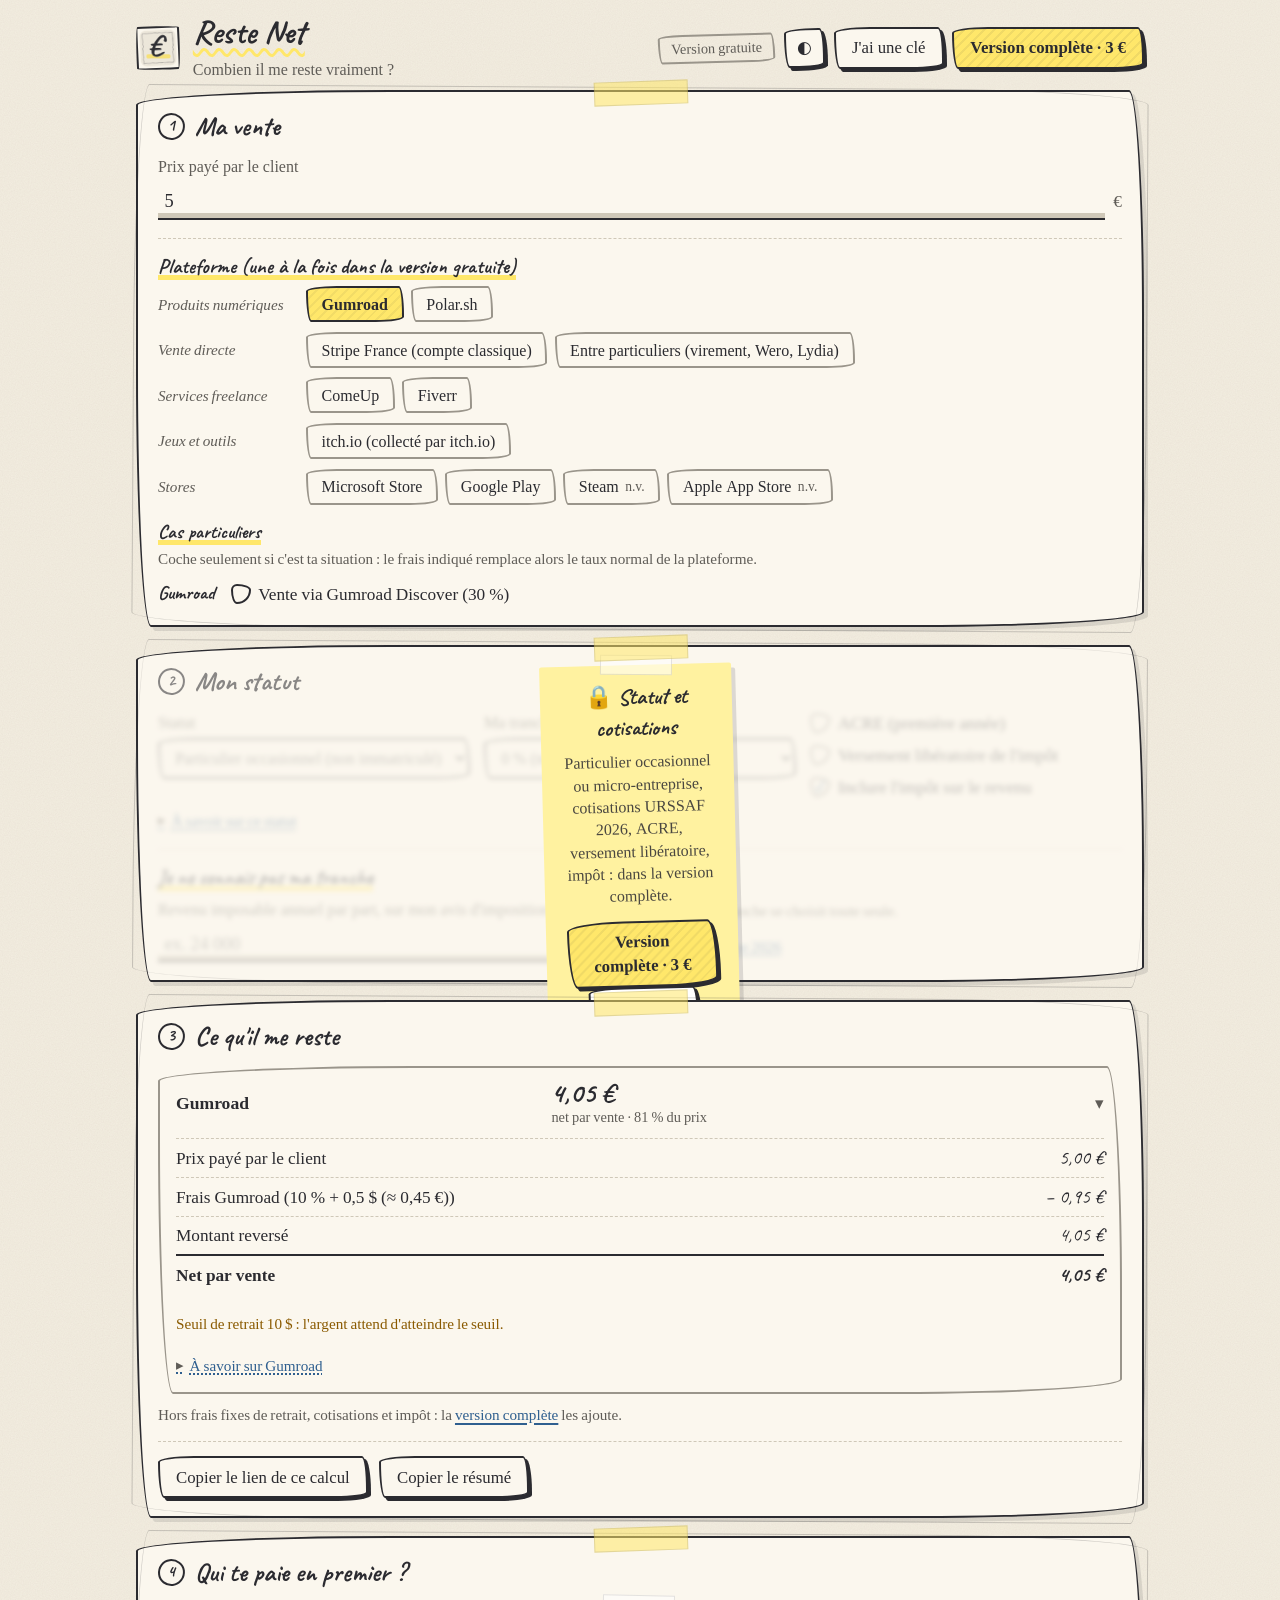
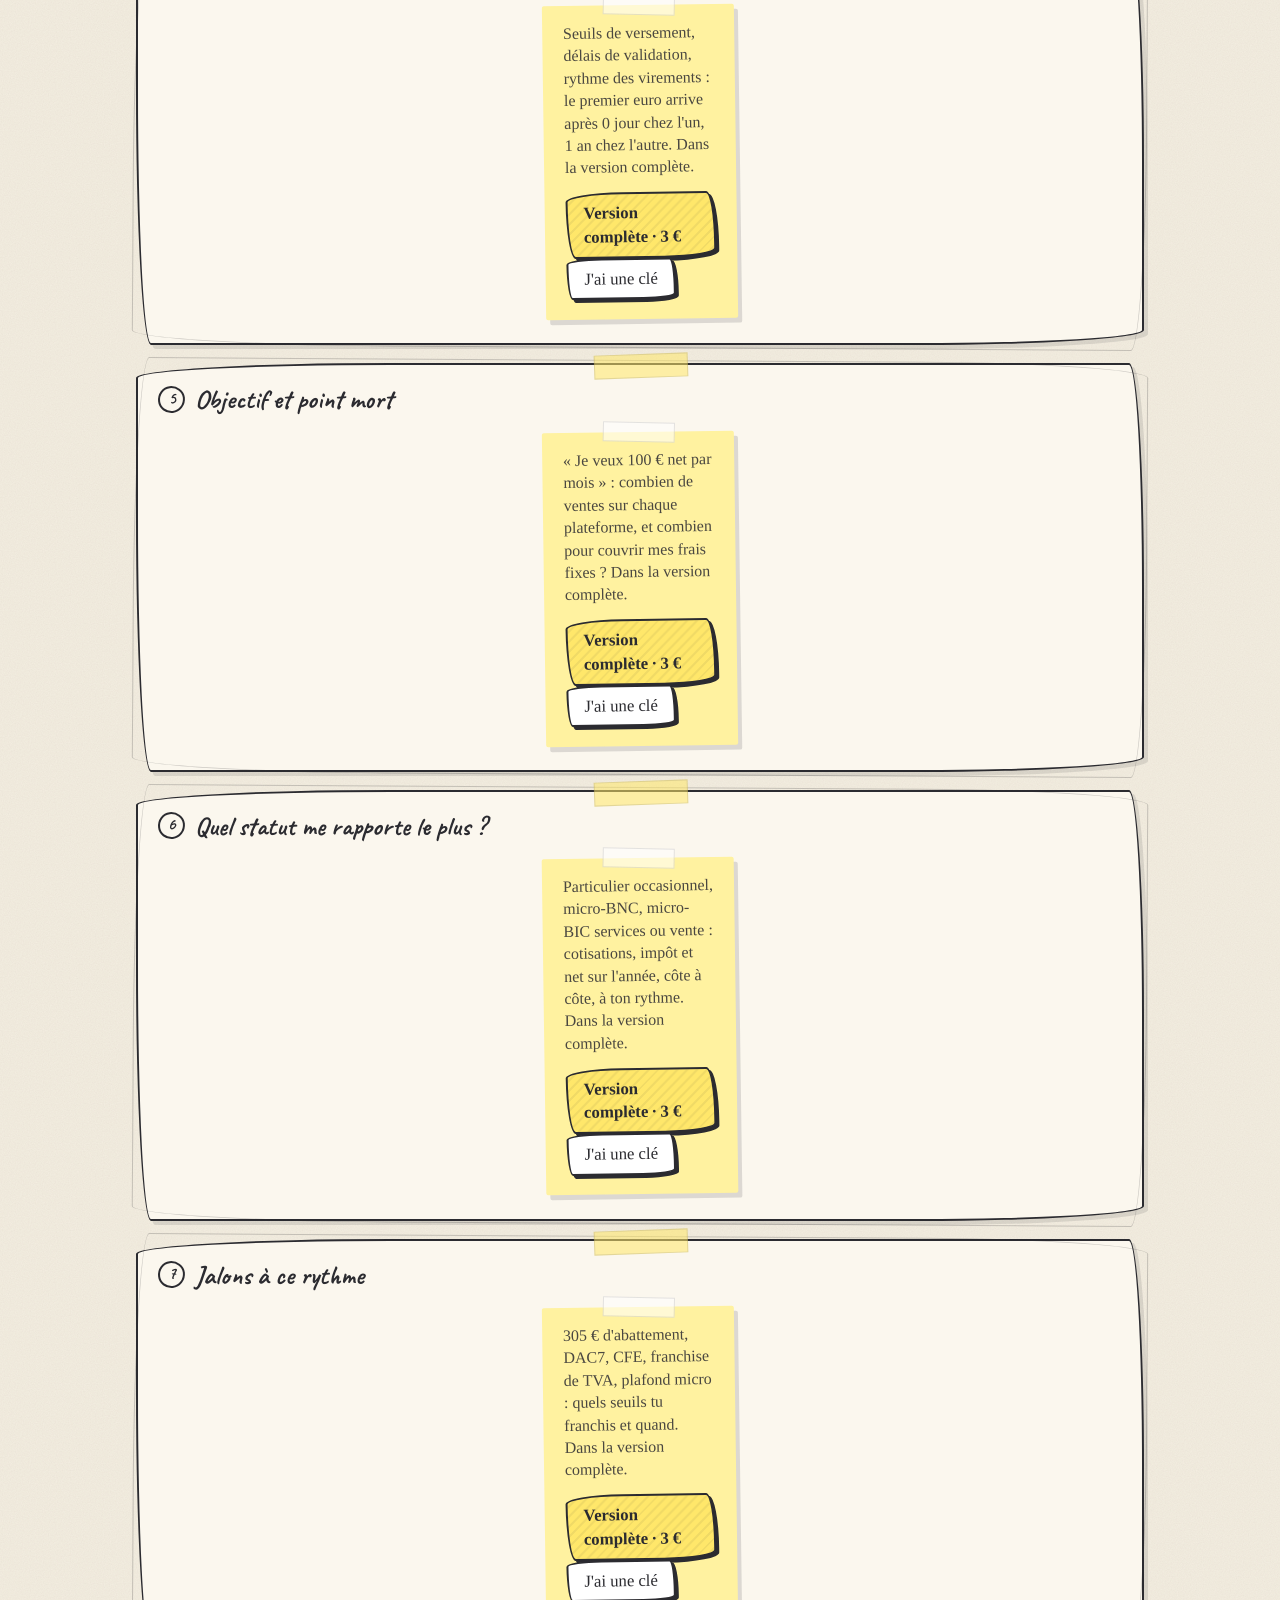
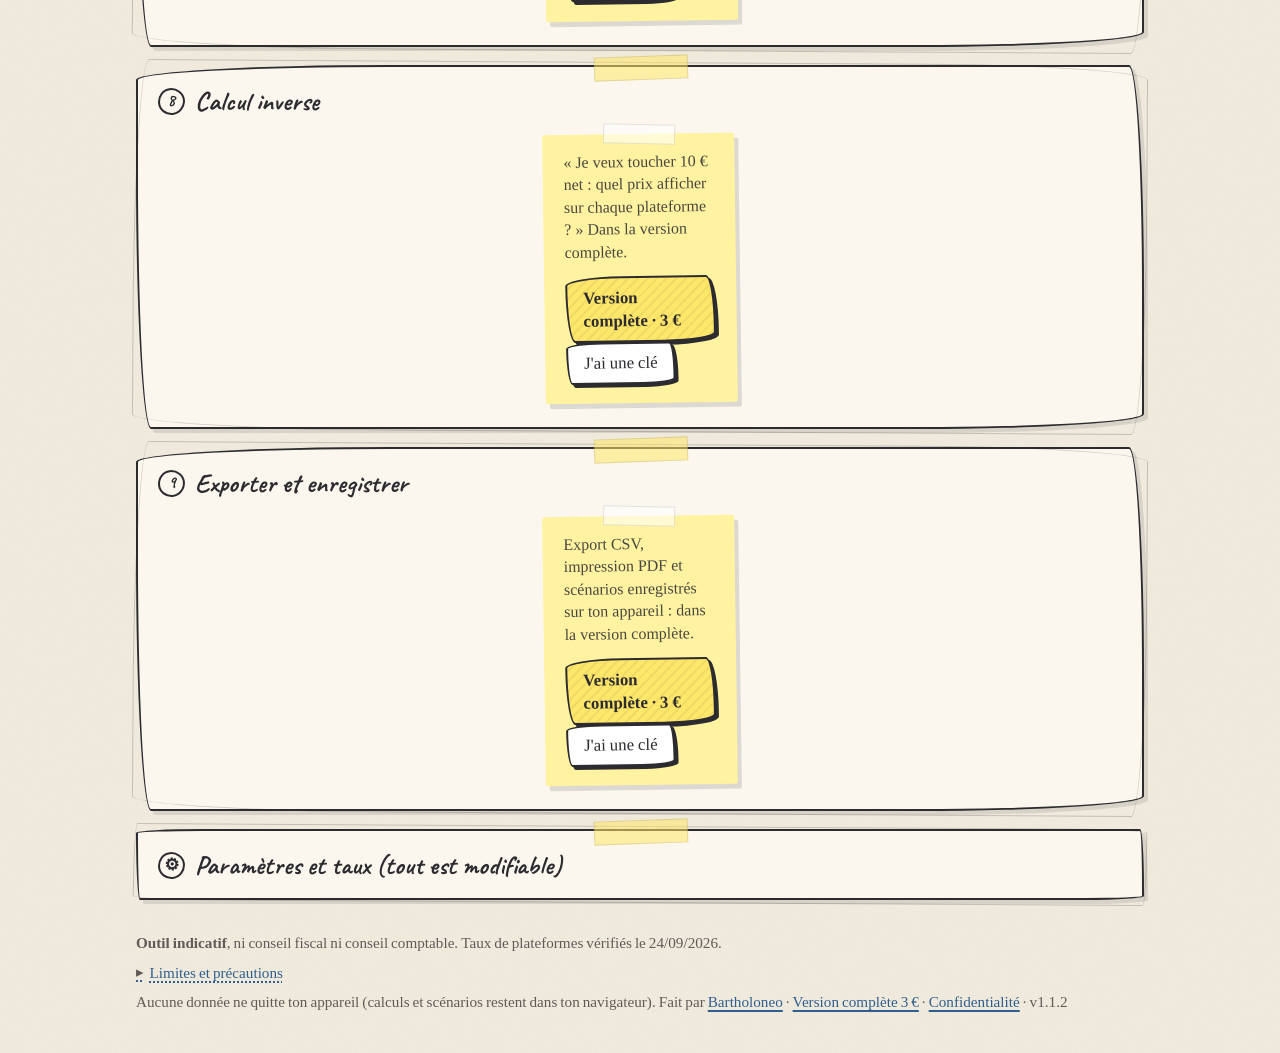
<file: app/index.html>
<!doctype html>
<html lang="fr">
<head>
  <meta charset="utf-8">
  <meta name="viewport" content="width=device-width, initial-scale=1">
  <title>Reste Net — Combien il me reste vraiment ?</title>
  <meta name="description" content="Calculateur de net pour vendeurs et micro-entrepreneurs français : frais Gumroad, Polar, ComeUp, Fiverr, itch.io, Microsoft Store, Google Play, cotisations URSSAF 2026 et impôt. Qui te paie en premier, combien de ventes pour ton objectif, quel statut te rapporte le plus.">
  <meta name="theme-color" content="#f4eee1">
  <link rel="manifest" href="manifest.webmanifest">
  <link rel="icon" type="image/png" sizes="192x192" href="icons/icon-192.png">
  <link rel="apple-touch-icon" href="icons/icon-192.png">
  <link rel="stylesheet" href="styles.css">
  <script>window.RESTE_NET_EDITION = window.RESTE_NET_EDITION || 'free';</script>
</head>
<body>
  <header class="top">
    <div class="brand">
      <img src="icons/icon-192.png" alt="" width="44" height="44">
      <div>
        <h1>Reste Net</h1>
        <p class="tagline">Combien il me reste vraiment ?</p>
      </div>
    </div>
    <div class="top-actions">
      <span id="editionBadge" class="badge" aria-live="polite"></span>
      <button id="themeBtn" type="button" class="btn-icon" aria-label="Changer de thème" title="Papier / ardoise">◐</button>
      <button id="licenseBtn" type="button" class="btn-ghost">J'ai une clé</button>
      <a id="buyBtn" class="btn-primary" href="#" target="_blank" rel="noopener">Version complète · 3 €</a>
    </div>
  </header>

  <main>
    <section class="card" id="saleCard">
      <h2><span class="num">1</span> Ma vente</h2>
      <div class="grid3">
        <label class="field">
          <span>Prix payé par le client</span>
          <span class="input-unit"><input id="price" type="number" inputmode="decimal" min="0" step="0.01" value="5"><em>€</em></span>
        </label>
        <label class="field full-only" id="nSalesWrap">
          <span>Ventes sur le mois</span>
          <span class="input-unit"><input id="nSales" type="number" inputmode="numeric" min="1" step="1" value="1"><em>ventes</em></span>
        </label>
        <label class="field full-only" id="nWithdrawWrap">
          <span>Retraits vers ma banque sur le mois</span>
          <span class="input-unit"><input id="nWithdraw" type="number" inputmode="numeric" min="0" step="1" value="1"><em>retraits</em></span>
        </label>
      </div>
      <div class="sep">
        <fieldset class="platforms">
          <legend id="platformsLegend" class="subhead">Plateforme</legend>
          <div id="platformChips" class="chips"></div>
        </fieldset>
        <div id="platformOptionsWrap" class="options-wrap" hidden>
          <h3 class="subhead">Cas particuliers</h3>
          <p class="hint one">Coche seulement si c'est ta situation : le frais indiqué remplace alors le taux normal de la plateforme.</p>
          <div id="platformOptions" class="options"></div>
        </div>
      </div>
    </section>

    <section class="card lockable" id="statusCard" data-lock-title="Statut et cotisations" data-lock-text="Particulier occasionnel ou micro-entreprise, cotisations URSSAF 2026, ACRE, versement libératoire, impôt : dans la version complète.">
      <h2><span class="num">2</span> Mon statut</h2>
      <div class="grid3">
        <label class="field">
          <span>Statut</span>
          <select id="status"></select>
        </label>
        <label class="field">
          <span>Ma tranche marginale d'impôt</span>
          <select id="tmi"></select>
        </label>
        <div class="field checks">
          <label><input type="checkbox" id="acre"> ACRE (première année)</label>
          <label><input type="checkbox" id="vl"> Versement libératoire de l'impôt</label>
          <label><input type="checkbox" id="includeTax" checked> Inclure l'impôt sur le revenu</label>
        </div>
      </div>
      <div id="statusNote"></div>
      <div class="sep tmi-help">
        <h3 class="subhead">Je ne connais pas ma tranche</h3>
        <div class="grid3">
          <label class="field">
            <span>Revenu imposable annuel par part, sur mon avis d'imposition (facultatif)</span>
            <span class="input-unit"><input id="otherIncome" type="number" inputmode="numeric" min="0" step="100" placeholder="ex. 24 000"><em>€</em></span>
          </label>
          <div class="field end">
            <p class="hint one">Saisis-le : la tranche se choisit toute seule.</p>
            <div id="tmiHint"></div>
          </div>
        </div>
      </div>
    </section>

    <section class="card" id="resultsCard">
      <h2><span class="num">3</span> Ce qu'il me reste</h2>
      <div id="chart" class="chart full-only"></div>
      <div id="results" aria-live="polite"></div>
      <div id="resultsHint"></div>
      <div class="toolbar share">
        <button type="button" id="copyLinkBtn" class="btn-ghost">Copier le lien de ce calcul</button>
        <button type="button" id="copyTextBtn" class="btn-ghost">Copier le résumé</button>
        <button type="button" id="shareBtn" class="btn-ghost" hidden>Partager…</button>
        <span class="hint" id="shareMsg" aria-live="polite"></span>
      </div>
    </section>

    <section class="card lockable" id="cashCard" data-lock-compact="1" data-lock-title="Qui te paie en premier ?" data-lock-text="Seuils de versement, délais de validation, rythme des virements : le premier euro arrive après 0 jour chez l'un, 1 an chez l'autre. Dans la version complète.">
      <h2><span class="num">4</span> Qui te paie en premier ?</h2>
      <p class="hint one">Chaque plateforme a un seuil et un délai : voici quand le premier argent arrive sur ton compte, à ce rythme.</p>
      <div id="cashResults"></div>
    </section>

    <section class="card lockable" id="goalCard" data-lock-compact="1" data-lock-title="Objectif et point mort" data-lock-text="« Je veux 100 € net par mois » : combien de ventes sur chaque plateforme, et combien pour couvrir mes frais fixes ? Dans la version complète.">
      <h2><span class="num">5</span> Objectif et point mort</h2>
      <p class="hint one">Combien de ventes par mois il te faut pour ton objectif de net, et pour seulement couvrir tes frais fixes.</p>
      <div class="grid3">
        <label class="field">
          <span>Je veux, par mois, un net de</span>
          <span class="input-unit"><input id="targetMonthly" type="number" inputmode="decimal" min="0" step="1" value="100"><em>€</em></span>
        </label>
        <label class="field">
          <span>Mes frais fixes du mois (comptes, outils, hébergement)</span>
          <span class="input-unit"><input id="fixedCosts" type="number" inputmode="decimal" min="0" step="0.5" value="0"><em>€</em></span>
        </label>
      </div>
      <div id="goalResults"></div>
    </section>

    <section class="card lockable" id="compareCard" data-lock-compact="1" data-lock-title="Quel statut me rapporte le plus ?" data-lock-text="Particulier occasionnel, micro-BNC, micro-BIC services ou vente : cotisations, impôt et net sur l'année, côte à côte, à ton rythme. Dans la version complète.">
      <h2><span class="num">6</span> Quel statut me rapporte le plus ?</h2>
      <label class="field inline">
        <span>Sur</span>
        <select id="comparePlatform"></select>
        <span>à ce rythme, sur une année :</span>
      </label>
      <div id="compareResults"></div>
    </section>

    <section class="card lockable" id="milestoneCard" data-lock-compact="1" data-lock-title="Jalons à ce rythme" data-lock-text="305 € d'abattement, DAC7, CFE, franchise de TVA, plafond micro : quels seuils tu franchis et quand. Dans la version complète.">
      <h2><span class="num">7</span> Jalons à ce rythme</h2>
      <p class="hint one">Les seuils administratifs (impôt, immatriculation, TVA) que tu franchis à ce rythme de ventes, et quand.</p>
      <ul id="milestones" class="milestones"></ul>
    </section>

    <section class="card lockable" id="inverseCard" data-lock-compact="1" data-lock-title="Calcul inverse" data-lock-text="« Je veux toucher 10 € net : quel prix afficher sur chaque plateforme ? » Dans la version complète.">
      <h2><span class="num">8</span> Calcul inverse</h2>
      <p class="hint one">Tu pars du net que tu veux toucher : voici le prix à afficher sur chaque plateforme.</p>
      <label class="field inline">
        <span>Je veux toucher, par vente, un net de</span>
        <span class="input-unit"><input id="targetNet" type="number" inputmode="decimal" min="0" step="0.01" value="10"><em>€</em></span>
      </label>
      <div id="inverseResults"></div>
    </section>

    <section class="card lockable" id="toolsCard" data-lock-compact="1" data-lock-title="Exporter et enregistrer" data-lock-text="Export CSV, impression PDF et scénarios enregistrés sur ton appareil : dans la version complète.">
      <h2><span class="num">9</span> Exporter et enregistrer</h2>
      <div class="toolbar">
        <button type="button" id="csvBtn" class="btn-ghost">Exporter en CSV</button>
        <button type="button" id="printBtn" class="btn-ghost">Imprimer / PDF</button>
        <span class="spacer"></span>
        <input id="scenarioName" type="text" placeholder="Nom du scénario" maxlength="60">
        <button type="button" id="saveBtn" class="btn-primary">Enregistrer le scénario</button>
      </div>
      <ul id="scenarioList" class="scenarios"></ul>
    </section>

    <details class="card" id="settingsCard">
      <summary><h2><span class="num">⚙</span> Paramètres et taux (tout est modifiable)</h2></summary>
      <div class="grid3">
        <label class="field">
          <span>Taux de change 1 $ =</span>
          <span class="input-unit"><input id="usdToEur" type="number" inputmode="decimal" min="0" step="0.01"><em>€</em></span>
        </label>
        <label class="field checks">
          <input type="checkbox" id="forceGross"> Prudence : toujours déclarer le prix client comme chiffre d'affaires
        </label>
        <div class="field">
          <button type="button" id="resetBtn" class="btn-ghost">Réinitialiser tous les taux</button>
        </div>
      </div>
      <h3>Plateformes</h3>
      <div id="platformSettings" class="settings-grid"></div>
      <h3>Statuts</h3>
      <div id="statusSettings" class="settings-grid"></div>
      <p class="hint" id="ratesMeta"></p>
    </details>
  </main>

  <footer>
    <p><strong>Outil indicatif</strong>, ni conseil fiscal ni conseil comptable. Taux de plateformes vérifiés le <span id="verifiedOn"></span>.</p>
    <details class="more"><summary>Limites et précautions</summary><div class="more-body">
      <p>Les taux de cotisations sont ceux publiés par l'URSSAF pour 2026 ; les éléments marqués « estimation » ou « n.v. » ne sont pas vérifiés. Les plateformes changent leurs tarifs : vérifie avant de fixer un prix. La base de chiffre d'affaires à déclarer (prix client ou montant reversé) suit la lecture dominante et reste à confirmer avec l'URSSAF.</p>
    </div></details>
    <p>Aucune donnée ne quitte ton appareil (calculs et scénarios restent dans ton navigateur). Fait par <a href="https://github.com/bartholoneo" target="_blank" rel="noopener">Bartholoneo</a> <span id="footerBuyWrap"> · <a id="footerBuy" href="#" target="_blank" rel="noopener">Version complète 3 €</a></span> · <a href="confidentialite.html">Confidentialité</a> · <span id="versionLabel"></span></p>
  </footer>

  <dialog id="licenseDialog">
    <form method="dialog" id="licenseForm">
      <h2>Déverrouiller la version complète</h2>
      <p>Colle la clé reçue après ton achat sur Gumroad ou Polar. La clé est vérifiée une fois puis mémorisée sur cet appareil.</p>
      <label class="field"><span>Clé de licence</span><input id="licenseKey" type="text" autocomplete="off" spellcheck="false" required></label>
      <p id="licenseMsg" class="hint" aria-live="polite"></p>
      <div class="toolbar">
        <button type="button" id="licenseCancel" class="btn-ghost">Annuler</button>
        <span class="spacer"></span>
        <button type="submit" id="licenseSubmit" class="btn-primary">Vérifier</button>
      </div>
      <p class="hint">Pas encore de clé ? <a id="dialogBuy" href="#" target="_blank" rel="noopener">Acheter la version complète (3 €)</a>. Tu reçois aussi le fichier hors ligne.</p>
    </form>
  </dialog>

  <script src="rates.js"></script>
  <script src="calc.js"></script>
  <script src="app.js"></script>
</body>
</html>
</file>
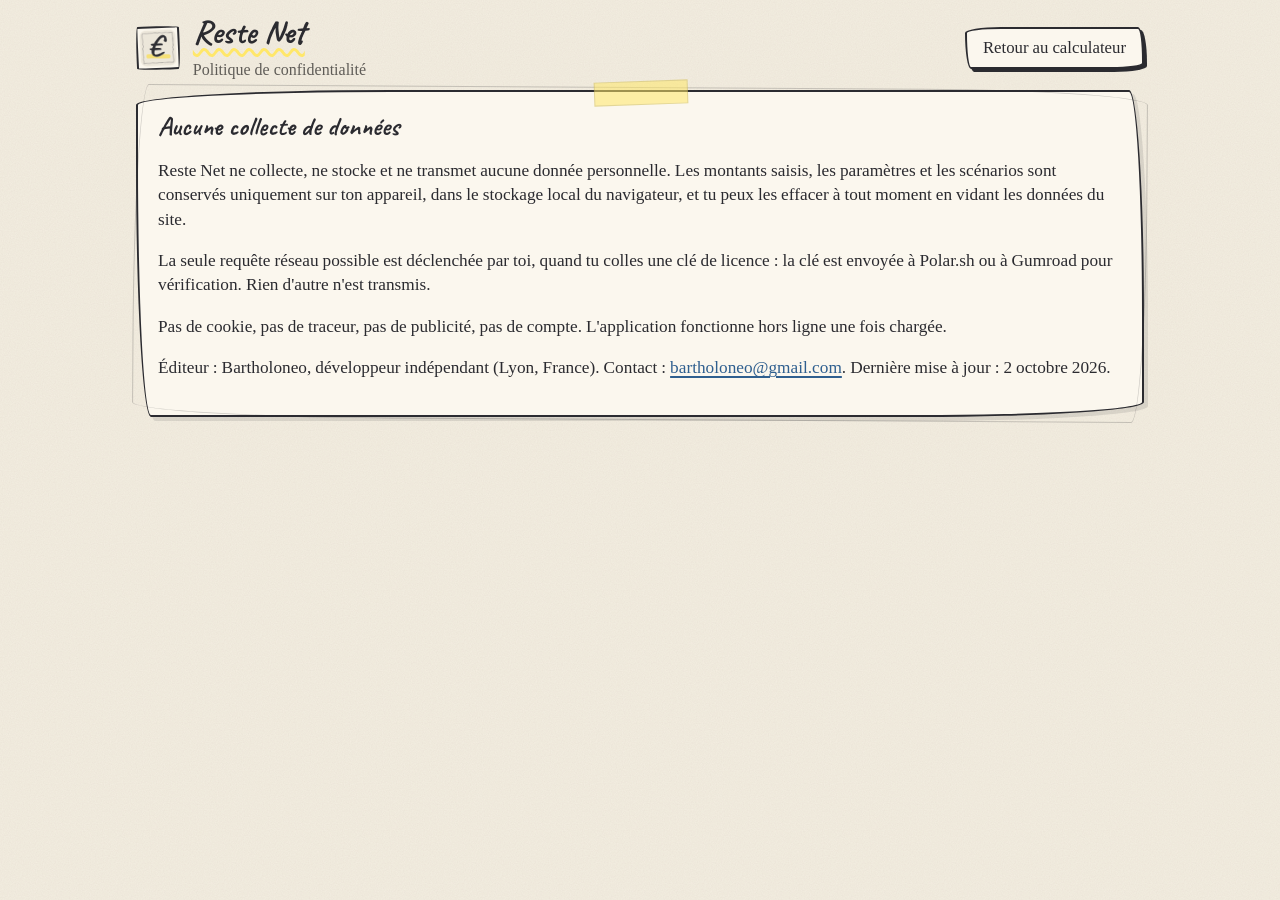
<file: app/confidentialite.html>
<!doctype html>
<html lang="fr">
<head>
  <meta charset="utf-8">
  <meta name="viewport" content="width=device-width, initial-scale=1">
  <title>Reste Net — Confidentialité</title>
  <meta name="robots" content="noindex">
  <meta name="theme-color" content="#f4eee1">
  <link rel="icon" type="image/png" sizes="192x192" href="icons/icon-192.png">
  <link rel="stylesheet" href="styles.css">
</head>
<body>
  <header class="top">
    <div class="brand">
      <img src="icons/icon-192.png" alt="" width="44" height="44">
      <div><h1>Reste Net</h1><p class="tagline">Politique de confidentialité</p></div>
    </div>
    <div class="top-actions"><a class="btn-ghost" href="./">Retour au calculateur</a></div>
  </header>
  <main>
    <section class="card">
      <h2>Aucune collecte de données</h2>
      <p>Reste Net ne collecte, ne stocke et ne transmet aucune donnée personnelle. Les montants saisis, les paramètres et les scénarios sont conservés uniquement sur ton appareil, dans le stockage local du navigateur, et tu peux les effacer à tout moment en vidant les données du site.</p>
      <p>La seule requête réseau possible est déclenchée par toi, quand tu colles une clé de licence : la clé est envoyée à Polar.sh ou à Gumroad pour vérification. Rien d'autre n'est transmis.</p>
      <p>Pas de cookie, pas de traceur, pas de publicité, pas de compte. L'application fonctionne hors ligne une fois chargée.</p>
      <p>Éditeur : Bartholoneo, développeur indépendant (Lyon, France). Contact : <a href="mailto:bartholoneo@gmail.com">bartholoneo@gmail.com</a>. Dernière mise à jour : 2 octobre 2026.</p>
    </section>
  </main>
</body>
</html>
</file>
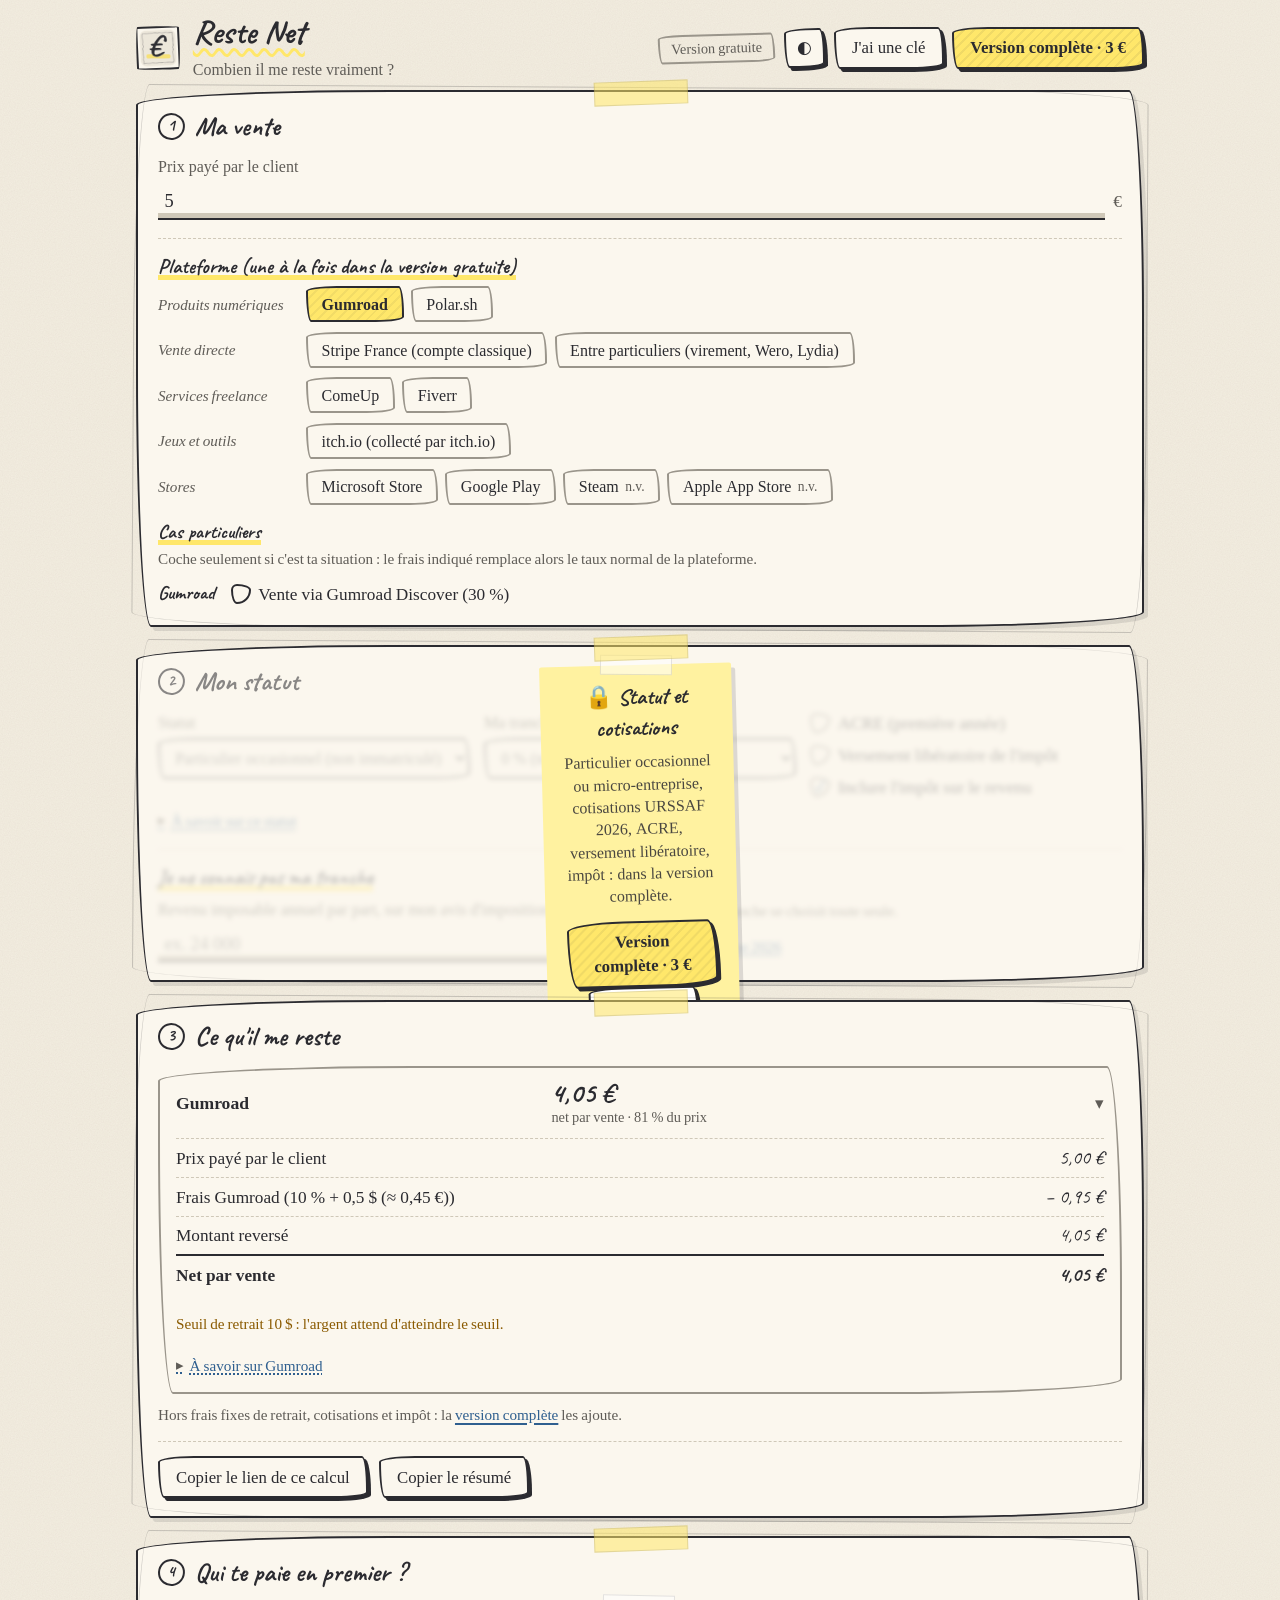
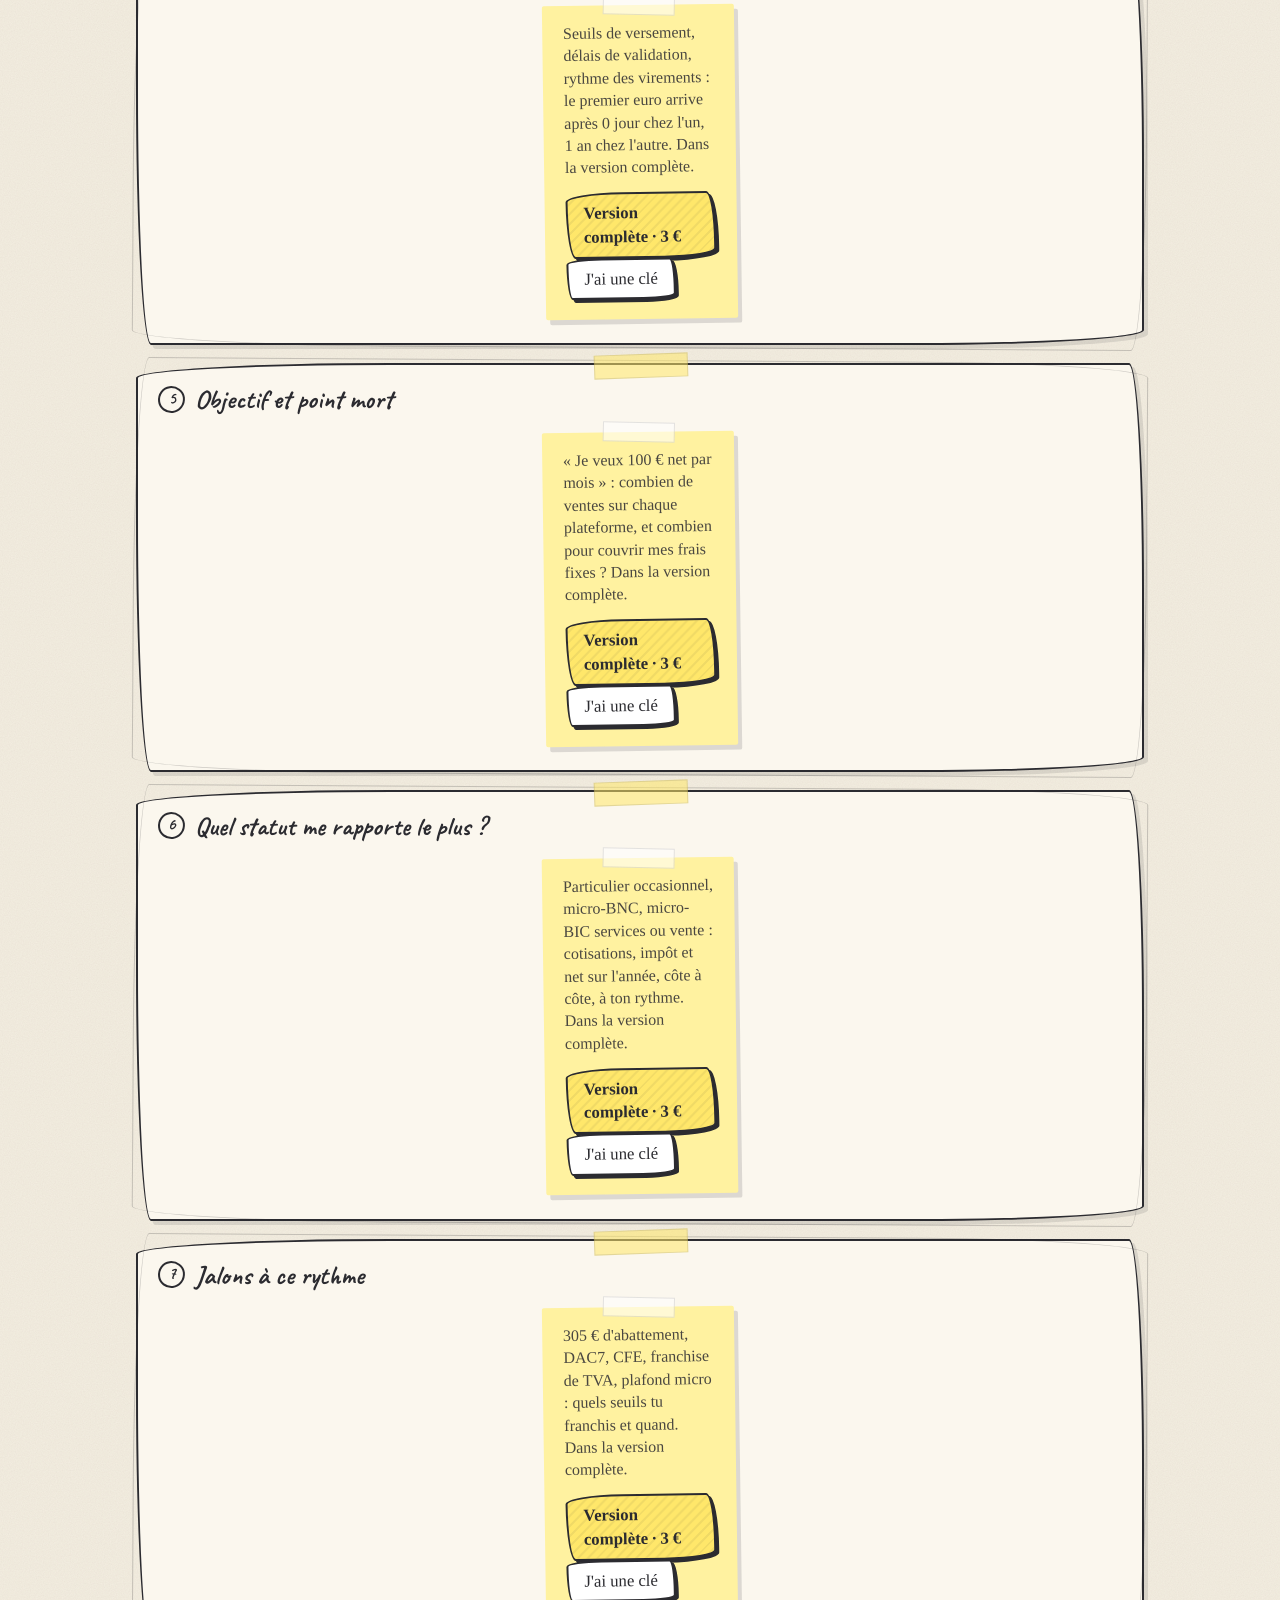
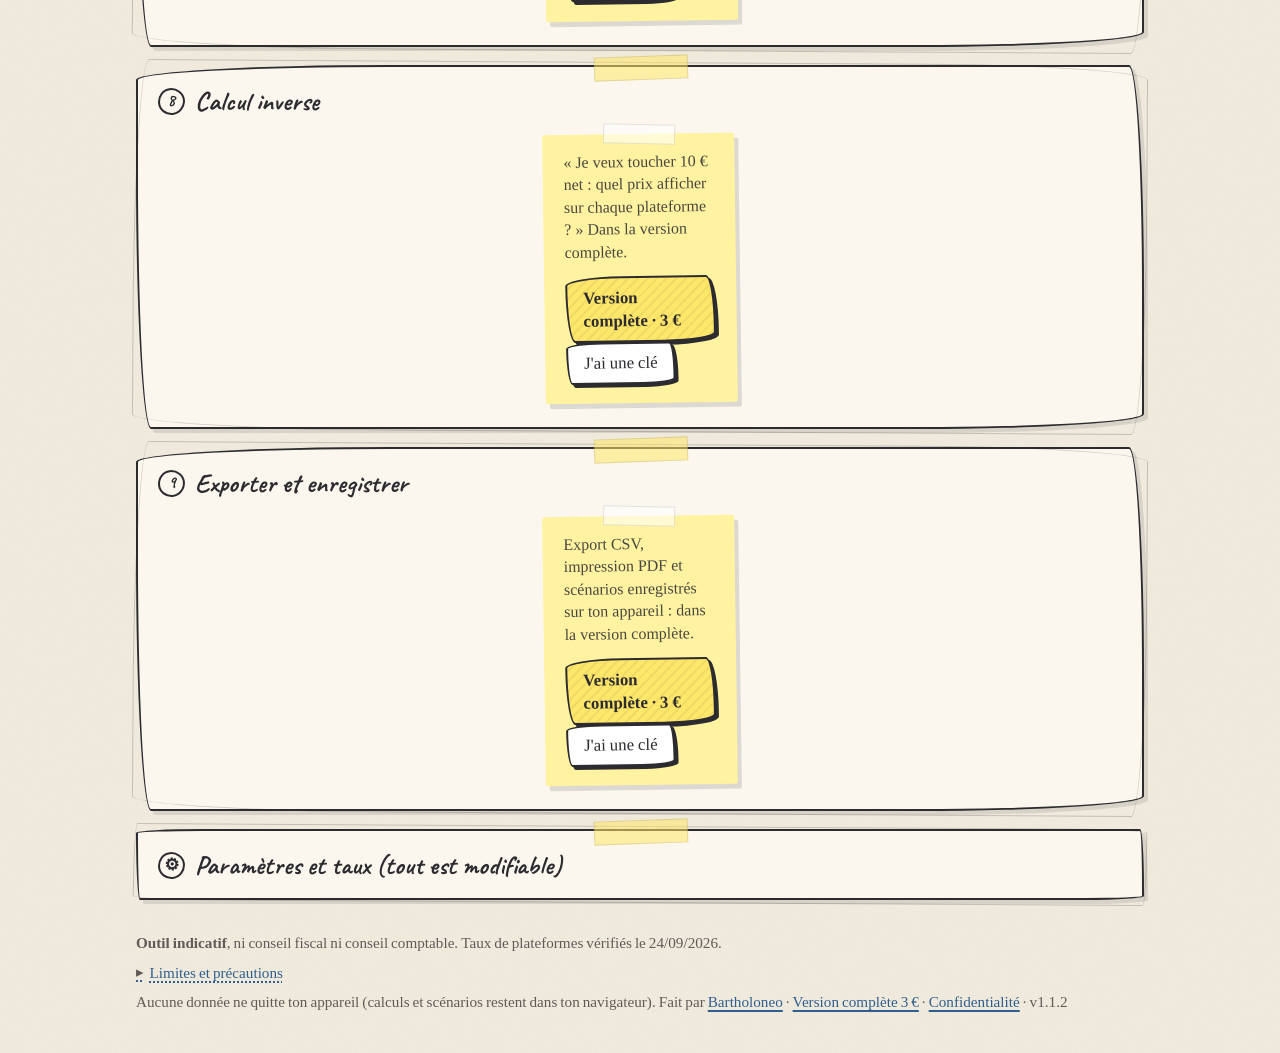
<file: docs/store.html>
<!doctype html>
<html lang="fr">
<head>
  <meta charset="utf-8">
  <meta name="viewport" content="width=device-width, initial-scale=1">
  <title>Reste Net — Combien il me reste vraiment ?</title>
  <meta name="description" content="Calculateur de net pour vendeurs et micro-entrepreneurs français : frais Gumroad, Polar, ComeUp, Fiverr, itch.io, Microsoft Store, Google Play, cotisations URSSAF 2026 et impôt. Qui te paie en premier, combien de ventes pour ton objectif, quel statut te rapporte le plus.">
  <meta name="robots" content="noindex">
  <meta name="theme-color" content="#f4eee1">
  <link rel="manifest" href="manifest-store.webmanifest">
  <link rel="icon" type="image/png" sizes="192x192" href="icons/icon-192.png">
  <link rel="apple-touch-icon" href="icons/icon-192.png">
  <link rel="stylesheet" href="styles.css">
  <script>window.RESTE_NET_EDITION = window.RESTE_NET_EDITION || 'free';</script>
</head>
<body>
  <header class="top">
    <div class="brand">
      <img src="icons/icon-192.png" alt="" width="44" height="44">
      <div>
        <h1>Reste Net</h1>
        <p class="tagline">Combien il me reste vraiment ?</p>
      </div>
    </div>
    <div class="top-actions">
      <span id="editionBadge" class="badge" aria-live="polite"></span>
      <button id="themeBtn" type="button" class="btn-icon" aria-label="Changer de thème" title="Papier / ardoise">◐</button>
      <button id="licenseBtn" type="button" class="btn-ghost">J'ai une clé</button>
      <a id="buyBtn" class="btn-primary" href="#" target="_blank" rel="noopener">Version complète · 3 €</a>
    </div>
  </header>

  <main>
    <section class="card" id="saleCard">
      <h2><span class="num">1</span> Ma vente</h2>
      <div class="grid3">
        <label class="field">
          <span>Prix payé par le client</span>
          <span class="input-unit"><input id="price" type="number" inputmode="decimal" min="0" step="0.01" value="5"><em>€</em></span>
        </label>
        <label class="field full-only" id="nSalesWrap">
          <span>Ventes sur le mois</span>
          <span class="input-unit"><input id="nSales" type="number" inputmode="numeric" min="1" step="1" value="1"><em>ventes</em></span>
        </label>
        <label class="field full-only" id="nWithdrawWrap">
          <span>Retraits vers ma banque sur le mois</span>
          <span class="input-unit"><input id="nWithdraw" type="number" inputmode="numeric" min="0" step="1" value="1"><em>retraits</em></span>
        </label>
      </div>
      <div class="sep">
        <fieldset class="platforms">
          <legend id="platformsLegend" class="subhead">Plateforme</legend>
          <div id="platformChips" class="chips"></div>
        </fieldset>
        <div id="platformOptionsWrap" class="options-wrap" hidden>
          <h3 class="subhead">Cas particuliers</h3>
          <p class="hint one">Coche seulement si c'est ta situation : le frais indiqué remplace alors le taux normal de la plateforme.</p>
          <div id="platformOptions" class="options"></div>
        </div>
      </div>
    </section>

    <section class="card lockable" id="statusCard" data-lock-title="Statut et cotisations" data-lock-text="Particulier occasionnel ou micro-entreprise, cotisations URSSAF 2026, ACRE, versement libératoire, impôt : dans la version complète.">
      <h2><span class="num">2</span> Mon statut</h2>
      <div class="grid3">
        <label class="field">
          <span>Statut</span>
          <select id="status"></select>
        </label>
        <label class="field">
          <span>Ma tranche marginale d'impôt</span>
          <select id="tmi"></select>
        </label>
        <div class="field checks">
          <label><input type="checkbox" id="acre"> ACRE (première année)</label>
          <label><input type="checkbox" id="vl"> Versement libératoire de l'impôt</label>
          <label><input type="checkbox" id="includeTax" checked> Inclure l'impôt sur le revenu</label>
        </div>
      </div>
      <div id="statusNote"></div>
      <div class="sep tmi-help">
        <h3 class="subhead">Je ne connais pas ma tranche</h3>
        <div class="grid3">
          <label class="field">
            <span>Revenu imposable annuel par part, sur mon avis d'imposition (facultatif)</span>
            <span class="input-unit"><input id="otherIncome" type="number" inputmode="numeric" min="0" step="100" placeholder="ex. 24 000"><em>€</em></span>
          </label>
          <div class="field end">
            <p class="hint one">Saisis-le : la tranche se choisit toute seule.</p>
            <div id="tmiHint"></div>
          </div>
        </div>
      </div>
    </section>

    <section class="card" id="resultsCard">
      <h2><span class="num">3</span> Ce qu'il me reste</h2>
      <div id="chart" class="chart full-only"></div>
      <div id="results" aria-live="polite"></div>
      <div id="resultsHint"></div>
      <div class="toolbar share">
        <button type="button" id="copyLinkBtn" class="btn-ghost">Copier le lien de ce calcul</button>
        <button type="button" id="copyTextBtn" class="btn-ghost">Copier le résumé</button>
        <button type="button" id="shareBtn" class="btn-ghost" hidden>Partager…</button>
        <span class="hint" id="shareMsg" aria-live="polite"></span>
      </div>
    </section>

    <section class="card lockable" id="cashCard" data-lock-compact="1" data-lock-title="Qui te paie en premier ?" data-lock-text="Seuils de versement, délais de validation, rythme des virements : le premier euro arrive après 0 jour chez l'un, 1 an chez l'autre. Dans la version complète.">
      <h2><span class="num">4</span> Qui te paie en premier ?</h2>
      <p class="hint one">Chaque plateforme a un seuil et un délai : voici quand le premier argent arrive sur ton compte, à ce rythme.</p>
      <div id="cashResults"></div>
    </section>

    <section class="card lockable" id="goalCard" data-lock-compact="1" data-lock-title="Objectif et point mort" data-lock-text="« Je veux 100 € net par mois » : combien de ventes sur chaque plateforme, et combien pour couvrir mes frais fixes ? Dans la version complète.">
      <h2><span class="num">5</span> Objectif et point mort</h2>
      <p class="hint one">Combien de ventes par mois il te faut pour ton objectif de net, et pour seulement couvrir tes frais fixes.</p>
      <div class="grid3">
        <label class="field">
          <span>Je veux, par mois, un net de</span>
          <span class="input-unit"><input id="targetMonthly" type="number" inputmode="decimal" min="0" step="1" value="100"><em>€</em></span>
        </label>
        <label class="field">
          <span>Mes frais fixes du mois (comptes, outils, hébergement)</span>
          <span class="input-unit"><input id="fixedCosts" type="number" inputmode="decimal" min="0" step="0.5" value="0"><em>€</em></span>
        </label>
      </div>
      <div id="goalResults"></div>
    </section>

    <section class="card lockable" id="compareCard" data-lock-compact="1" data-lock-title="Quel statut me rapporte le plus ?" data-lock-text="Particulier occasionnel, micro-BNC, micro-BIC services ou vente : cotisations, impôt et net sur l'année, côte à côte, à ton rythme. Dans la version complète.">
      <h2><span class="num">6</span> Quel statut me rapporte le plus ?</h2>
      <label class="field inline">
        <span>Sur</span>
        <select id="comparePlatform"></select>
        <span>à ce rythme, sur une année :</span>
      </label>
      <div id="compareResults"></div>
    </section>

    <section class="card lockable" id="milestoneCard" data-lock-compact="1" data-lock-title="Jalons à ce rythme" data-lock-text="305 € d'abattement, DAC7, CFE, franchise de TVA, plafond micro : quels seuils tu franchis et quand. Dans la version complète.">
      <h2><span class="num">7</span> Jalons à ce rythme</h2>
      <p class="hint one">Les seuils administratifs (impôt, immatriculation, TVA) que tu franchis à ce rythme de ventes, et quand.</p>
      <ul id="milestones" class="milestones"></ul>
    </section>

    <section class="card lockable" id="inverseCard" data-lock-compact="1" data-lock-title="Calcul inverse" data-lock-text="« Je veux toucher 10 € net : quel prix afficher sur chaque plateforme ? » Dans la version complète.">
      <h2><span class="num">8</span> Calcul inverse</h2>
      <p class="hint one">Tu pars du net que tu veux toucher : voici le prix à afficher sur chaque plateforme.</p>
      <label class="field inline">
        <span>Je veux toucher, par vente, un net de</span>
        <span class="input-unit"><input id="targetNet" type="number" inputmode="decimal" min="0" step="0.01" value="10"><em>€</em></span>
      </label>
      <div id="inverseResults"></div>
    </section>

    <section class="card lockable" id="toolsCard" data-lock-compact="1" data-lock-title="Exporter et enregistrer" data-lock-text="Export CSV, impression PDF et scénarios enregistrés sur ton appareil : dans la version complète.">
      <h2><span class="num">9</span> Exporter et enregistrer</h2>
      <div class="toolbar">
        <button type="button" id="csvBtn" class="btn-ghost">Exporter en CSV</button>
        <button type="button" id="printBtn" class="btn-ghost">Imprimer / PDF</button>
        <span class="spacer"></span>
        <input id="scenarioName" type="text" placeholder="Nom du scénario" maxlength="60">
        <button type="button" id="saveBtn" class="btn-primary">Enregistrer le scénario</button>
      </div>
      <ul id="scenarioList" class="scenarios"></ul>
    </section>

    <details class="card" id="settingsCard">
      <summary><h2><span class="num">⚙</span> Paramètres et taux (tout est modifiable)</h2></summary>
      <div class="grid3">
        <label class="field">
          <span>Taux de change 1 $ =</span>
          <span class="input-unit"><input id="usdToEur" type="number" inputmode="decimal" min="0" step="0.01"><em>€</em></span>
        </label>
        <label class="field checks">
          <input type="checkbox" id="forceGross"> Prudence : toujours déclarer le prix client comme chiffre d'affaires
        </label>
        <div class="field">
          <button type="button" id="resetBtn" class="btn-ghost">Réinitialiser tous les taux</button>
        </div>
      </div>
      <h3>Plateformes</h3>
      <div id="platformSettings" class="settings-grid"></div>
      <h3>Statuts</h3>
      <div id="statusSettings" class="settings-grid"></div>
      <p class="hint" id="ratesMeta"></p>
    </details>
  </main>

  <footer>
    <p><strong>Outil indicatif</strong>, ni conseil fiscal ni conseil comptable. Taux de plateformes vérifiés le <span id="verifiedOn"></span>.</p>
    <details class="more"><summary>Limites et précautions</summary><div class="more-body">
      <p>Les taux de cotisations sont ceux publiés par l'URSSAF pour 2026 ; les éléments marqués « estimation » ou « n.v. » ne sont pas vérifiés. Les plateformes changent leurs tarifs : vérifie avant de fixer un prix. La base de chiffre d'affaires à déclarer (prix client ou montant reversé) suit la lecture dominante et reste à confirmer avec l'URSSAF.</p>
    </div></details>
    <p>Aucune donnée ne quitte ton appareil (calculs et scénarios restent dans ton navigateur). Fait par <a href="https://github.com/bartholoneo" target="_blank" rel="noopener">Bartholoneo</a> <span id="footerBuyWrap"> · <a id="footerBuy" href="#" target="_blank" rel="noopener">Version complète 3 €</a></span> · <a href="confidentialite.html">Confidentialité</a> · <span id="versionLabel"></span></p>
  </footer>

  <dialog id="licenseDialog">
    <form method="dialog" id="licenseForm">
      <h2>Déverrouiller la version complète</h2>
      <p>Colle la clé reçue après ton achat sur Gumroad ou Polar. La clé est vérifiée une fois puis mémorisée sur cet appareil.</p>
      <label class="field"><span>Clé de licence</span><input id="licenseKey" type="text" autocomplete="off" spellcheck="false" required></label>
      <p id="licenseMsg" class="hint" aria-live="polite"></p>
      <div class="toolbar">
        <button type="button" id="licenseCancel" class="btn-ghost">Annuler</button>
        <span class="spacer"></span>
        <button type="submit" id="licenseSubmit" class="btn-primary">Vérifier</button>
      </div>
      <p class="hint">Pas encore de clé ? <a id="dialogBuy" href="#" target="_blank" rel="noopener">Acheter la version complète (3 €)</a>. Tu reçois aussi le fichier hors ligne.</p>
    </form>
  </dialog>

  <script src="rates.js"></script>
  <script src="calc.js"></script>
  <script src="app.js"></script>
</body>
</html>
</file>
<file: app/styles.css>
/* Reste Net — thème « papier crayon » (clair) et « ardoise craie » (sombre).
   Polices : Caveat (titres, chiffres) et Patrick Hand (texte), licence SIL OFL, fichiers dans fonts/. */
@font-face { font-family: 'Caveat'; font-style: normal; font-weight: 400 700; font-display: swap; src: url(fonts/caveat.woff2) format('woff2'); }
@font-face { font-family: 'Patrick Hand'; font-style: normal; font-weight: 400; font-display: swap; src: url(fonts/patrick-hand.woff2) format('woff2'); }

:root {
  --paper: #f4eee1; --card: #fbf7ee; --ink: #2b2b30; --pencil: #5f5c57; --line: #9a958b; --line-soft: #cfc8b8;
  --accent: #2f5f8f; --accent-ink: #fbf7ee; --accent-soft: #dfe9f2;
  --marker: #ffe76a; --marker-soft: #fff3b0; --best: #fff6c4; --best-line: #d1b000;
  --red: #c0392b; --danger: #b42318; --warn: #8a5a00;
  --note: #fff2a0; --note-ink: #2b2b30;
  --shadow: 4px 4px 0 rgba(43, 43, 48, .12); --btn-shadow: 3px 3px 0 var(--ink);
  --grain: url("data:image/svg+xml;utf8,<svg xmlns='http://www.w3.org/2000/svg' width='240' height='240'><filter id='n'><feTurbulence type='fractalNoise' baseFrequency='.85' numOctaves='2' stitchTiles='stitch'/><feColorMatrix values='0 0 0 0 0.25  0 0 0 0 0.22  0 0 0 0 0.18  0 0 0 .09 0'/></filter><rect width='100%' height='100%' filter='url(%23n)'/></svg>");
  --wobble: 255px 15px 225px 15px / 15px 225px 15px 255px;
  --wobble-2: 15px 225px 15px 255px / 255px 15px 225px 15px;
  --wobble-pill: 120px 20px 110px 20px / 20px 110px 20px 120px;
  --font-hand: 'Patrick Hand', 'Segoe Print', 'Bradley Hand', 'Chalkboard', cursive;
  --font-title: 'Caveat', 'Segoe Script', 'Bradley Hand', cursive;
}
@media (prefers-color-scheme: dark) {
  :root:not([data-theme="light"]) {
    --paper: #243331; --card: #2c3d3b; --ink: #f1ede1; --pencil: #cfc9b8; --line: #8e9b97; --line-soft: #4a5c59;
    --accent: #9fd6c9; --accent-ink: #1c2a28; --accent-soft: #35504b;
    --marker: #e8d26a; --marker-soft: #5a5530; --best: #44502c; --best-line: #c9b24a;
    --red: #ff8f7a; --danger: #ff8f7a; --warn: #e6c36a;
    --shadow: none; --btn-shadow: 3px 3px 0 rgba(241, 237, 225, .35);
    --grain: url("data:image/svg+xml;utf8,<svg xmlns='http://www.w3.org/2000/svg' width='240' height='240'><filter id='n'><feTurbulence type='fractalNoise' baseFrequency='.8' numOctaves='2' stitchTiles='stitch'/><feColorMatrix values='0 0 0 0 1  0 0 0 0 1  0 0 0 0 0.9  0 0 0 .10 0'/></filter><rect width='100%' height='100%' filter='url(%23n)'/></svg>");
  }
}
:root[data-theme="dark"] {
  --paper: #243331; --card: #2c3d3b; --ink: #f1ede1; --pencil: #cfc9b8; --line: #8e9b97; --line-soft: #4a5c59;
  --accent: #9fd6c9; --accent-ink: #1c2a28; --accent-soft: #35504b;
  --marker: #e8d26a; --marker-soft: #5a5530; --best: #44502c; --best-line: #c9b24a;
  --red: #ff8f7a; --danger: #ff8f7a; --warn: #e6c36a;
  --shadow: none; --btn-shadow: 3px 3px 0 rgba(241, 237, 225, .35);
  --grain: url("data:image/svg+xml;utf8,<svg xmlns='http://www.w3.org/2000/svg' width='240' height='240'><filter id='n'><feTurbulence type='fractalNoise' baseFrequency='.8' numOctaves='2' stitchTiles='stitch'/><feColorMatrix values='0 0 0 0 1  0 0 0 0 1  0 0 0 0 0.9  0 0 0 .10 0'/></filter><rect width='100%' height='100%' filter='url(%23n)'/></svg>");
}

* { box-sizing: border-box; }
[hidden] { display: none !important; }
html { color-scheme: light dark; }
body { margin: 0; font-family: var(--font-hand); font-size: 1.08rem; background: var(--paper); background-image: var(--grain); color: var(--ink); line-height: 1.4; -webkit-text-size-adjust: 100%; }
a { color: var(--accent); text-decoration-thickness: 2px; text-underline-offset: 3px; }
h1 { font-family: var(--font-title); font-weight: 700; font-size: 2.1rem; line-height: 1; margin: 0; text-decoration: underline wavy var(--marker); text-decoration-thickness: 3px; text-underline-offset: 5px; }
h2 { font-family: var(--font-title); font-weight: 700; font-size: 1.65rem; line-height: 1.1; margin: 0 0 .9rem; display: flex; align-items: center; gap: .6rem; }
h3 { font-family: var(--font-title); font-weight: 700; font-size: 1.35rem; margin: 1.3rem 0 .5rem; color: var(--pencil); }
h4 { font-family: var(--font-title); font-weight: 700; font-size: 1.25rem; margin: 0 0 .4rem; }
.num { display: inline-grid; place-items: center; width: 1.7rem; height: 1.7rem; border: 2px solid var(--ink); border-radius: 48% 52% 50% 50% / 52% 48% 52% 48%; font-size: 1.05rem; transform: rotate(-6deg); }
.tagline { margin: .5rem 0 0; color: var(--pencil); font-size: 1rem; }
.hint { color: var(--pencil); font-size: .95rem; margin: .6rem 0 0; }
.warn { color: var(--warn); }
.spacer { flex: 1; }

.top { display: flex; flex-wrap: wrap; align-items: center; justify-content: space-between; gap: .8rem; padding: 16px 16px 10px; max-width: 1040px; margin: 0 auto; }
.brand { display: flex; align-items: center; gap: .8rem; }
.brand img { border: 2px solid var(--ink); border-radius: var(--wobble-2); transform: rotate(-3deg); background: var(--card); }
.top-actions { display: flex; align-items: center; gap: .55rem; flex-wrap: wrap; }
.badge { font-size: .9rem; padding: .15rem .7rem; border: 2px solid var(--line); border-radius: var(--wobble-pill); color: var(--pencil); transform: rotate(-1.5deg); }
.badge-full { background: var(--marker); color: var(--note-ink); border-color: var(--ink); }

main { max-width: 1040px; margin: 0 auto; padding: 0 16px 24px; display: grid; gap: 18px; }
.card { position: relative; background: var(--card); border: 2px solid var(--ink); border-radius: var(--wobble); padding: 20px 20px 18px; box-shadow: var(--shadow); }
.card::before { content: ""; position: absolute; inset: -5px; border: 1.5px solid var(--ink); border-radius: var(--wobble-2); opacity: .22; pointer-events: none; transform: rotate(.35deg); }
.card::after { content: ""; position: absolute; top: -11px; left: 50%; width: 92px; height: 22px; margin-left: -46px; background: rgba(255, 231, 106, .55); border: 1px solid rgba(43, 43, 48, .12); transform: rotate(-2deg); pointer-events: none; }
details.card > summary { cursor: pointer; list-style: none; }
details.card > summary::-webkit-details-marker { display: none; }
details.card > summary h2 { margin: 0; }
details.card[open] > summary h2 { margin-bottom: .9rem; }

.grid3 { display: grid; grid-template-columns: repeat(auto-fit, minmax(220px, 1fr)); gap: 14px; }
.field { display: flex; flex-direction: column; gap: .3rem; }
.field > span:first-child { color: var(--pencil); font-size: 1rem; }
.field.inline { flex-direction: row; align-items: center; flex-wrap: wrap; gap: .6rem; }
.field.checks { gap: .5rem; justify-content: center; }
.field.checks label { display: flex; align-items: center; gap: .5rem; }
input[type="number"], input[type="text"] {
  font: inherit; font-size: 1.15rem; color: var(--ink); background: transparent; border: 0; border-bottom: 2px solid var(--ink); border-radius: 0; padding: .35rem .4rem .25rem; width: 100%; min-width: 0;
  background-image: linear-gradient(transparent 85%, var(--line-soft) 85%); background-size: 100% 100%;
}
select { font: inherit; font-size: 1rem; color: var(--ink); background: var(--card); border: 2px solid var(--ink); border-radius: var(--wobble-pill); padding: .4rem .7rem; width: 100%; min-width: 0; }
input:focus-visible, select:focus-visible, button:focus-visible, a:focus-visible, .chip:focus-within { outline: 3px solid var(--marker); outline-offset: 2px; }
input[type="number"]:focus-visible, input[type="text"]:focus-visible { outline: 0; border-bottom-color: var(--accent); background-image: linear-gradient(transparent 85%, var(--marker-soft) 85%); }
.input-unit { display: flex; align-items: baseline; gap: .5rem; }
.input-unit input { flex: 1; }
.input-unit em { font-style: normal; color: var(--pencil); white-space: nowrap; }
input[type="checkbox"], input[type="radio"] {
  appearance: none; -webkit-appearance: none; width: 1.25rem; height: 1.25rem; margin: 0; flex: none; border: 2px solid var(--ink); border-radius: 30% 70% 70% 30% / 30% 30% 70% 70%; background: var(--card); display: inline-grid; place-items: center; cursor: pointer; vertical-align: -3px;
}
input[type="checkbox"]:checked::after, input[type="radio"]:checked::after { content: "✓"; font-family: var(--font-title); font-weight: 700; font-size: 1.25rem; line-height: 1; color: var(--accent); transform: rotate(-8deg) translateY(-1px); }
input[type="checkbox"]:disabled, input[type="radio"]:disabled { opacity: .45; cursor: not-allowed; }

button, .btn-primary, .btn-ghost { font: inherit; font-size: 1.05rem; cursor: pointer; border: 2px solid var(--ink); border-radius: var(--wobble-pill); padding: .45rem 1rem; background: var(--card); color: var(--ink); text-decoration: none; display: inline-flex; align-items: center; gap: .4rem; box-shadow: var(--btn-shadow); transition: transform .08s, box-shadow .08s; }
button:hover, .btn-primary:hover, .btn-ghost:hover { transform: rotate(-1deg); }
button:active, .btn-primary:active, .btn-ghost:active { transform: translate(2px, 2px); box-shadow: none; }
.btn-primary { background: var(--marker); color: var(--note-ink); font-weight: 700; background-image: repeating-linear-gradient(135deg, rgba(43, 43, 48, .07) 0 2px, transparent 2px 7px); }
.btn-icon { width: 2.6rem; justify-content: center; padding: .4rem; }
button.danger { color: var(--danger); }
button:disabled { opacity: .5; cursor: not-allowed; box-shadow: none; transform: none; }

/* Sous-titres au surligneur, séparations légères, aides repliables (relecture de Marius, 03/10) */
.subhead { font-family: var(--font-title); font-weight: 700; font-size: 1.3rem; line-height: 1.1; color: var(--ink); margin: 0 0 .55rem; text-decoration: underline; text-decoration-color: var(--marker); text-decoration-thickness: 5px; text-underline-offset: 2px; text-decoration-skip-ink: none; }
.sep { margin-top: 1.1rem; padding-top: 1rem; border-top: 1.5px dashed var(--line-soft); }
.hint.one { margin: 0 0 .7rem; }
.field.end { gap: .2rem; padding-top: .15rem; }
.field.end .hint.one { margin: 0; }
details.more { margin: .5rem 0 0; }
details.more > summary { list-style: none; cursor: pointer; display: inline-flex; align-items: center; gap: .35rem; color: var(--accent); font-size: .95rem; text-decoration: underline dotted; text-decoration-thickness: 1.5px; text-underline-offset: 3px; }
details.more > summary::-webkit-details-marker { display: none; }
details.more > summary::before { content: "▸"; font-family: var(--font-title); color: var(--pencil); text-decoration: none; display: inline-block; }
details.more[open] > summary::before { content: "▾"; }
details.more > .more-body { margin: .3rem 0 0 .3rem; padding-left: .8rem; border-left: 2px dashed var(--line-soft); }
details.more > .more-body > p, details.more > .more-body > .hint { margin: .25rem 0 0; }
details.more > .more-body > ul.list { margin: .2rem 0 0; padding-left: 1.2rem; }
details.more > .more-body > ul.list li { margin: .1rem 0; }

.platforms { border: 0; padding: 0; margin: 0; }
.platforms legend { padding: 0; }
.chips { display: grid; gap: .6rem; }
.chip-group { display: flex; flex-wrap: wrap; align-items: center; gap: .45rem; }
.chip-group-label { font-size: .95rem; color: var(--pencil); min-width: 8.8rem; font-style: italic; }
.chip { position: relative; display: inline-flex; align-items: center; gap: .4rem; padding: .3rem .85rem; border: 2px solid var(--line); border-radius: var(--wobble-pill); font-size: 1rem; cursor: pointer; background: transparent; color: var(--ink); }
.chip:hover { border-color: var(--ink); transform: rotate(-1deg); }
.chip.on { background: var(--marker); border-color: var(--ink); color: var(--note-ink); font-weight: 700; background-image: repeating-linear-gradient(135deg, rgba(43, 43, 48, .06) 0 2px, transparent 2px 7px); }
.chip input { position: absolute; opacity: 0; width: 1px; height: 1px; pointer-events: none; }
.chip small { color: var(--pencil); font-weight: 400; font-size: .85rem; }
.chip.on small { color: var(--note-ink); }
.options-wrap { margin-top: 1.1rem; }
.options-wrap .subhead { font-size: 1.2rem; margin-bottom: .3rem; }
.options { display: grid; gap: .35rem; margin-top: .2rem; }
.option-row { display: flex; flex-wrap: wrap; gap: .5rem 1rem; align-items: center; }
.option-row strong { font-family: var(--font-title); font-size: 1.2rem; }
.option-row label { display: inline-flex; align-items: center; gap: .45rem; }

#results { display: grid; gap: .7rem; }
.result { border: 2px solid var(--line); border-radius: var(--wobble); background: transparent; }
.result.best { background: var(--best); border-color: var(--best-line); border-width: 2.5px; }
.result > summary { list-style: none; cursor: pointer; display: grid; grid-template-columns: 1.4fr 1fr 1fr; gap: .8rem; align-items: center; padding: .7rem 1rem; }
.result > summary::-webkit-details-marker { display: none; }
.result > summary::after { content: "▸"; color: var(--pencil); grid-column: -1; justify-self: end; font-family: var(--font-title); }
.result[open] > summary::after { content: "▾"; }
.result > summary > span { display: flex; flex-direction: column; }
.result > summary > span.r-name { flex-direction: row; align-items: center; gap: .4rem; font-weight: 700; font-size: 1.1rem; }
.result > summary > span.r-net b, .result > summary > span.r-month b { font-family: var(--font-title); font-size: 1.75rem; line-height: 1; font-weight: 700; }
.result > summary small { color: var(--pencil); font-size: .9rem; }
.star { color: var(--red); font-size: 1.2rem; display: inline-block; transform: rotate(-12deg); }
.r-body { padding: 0 1rem 1rem; display: grid; gap: .6rem; }
.lines { width: 100%; border-collapse: collapse; }
.lines td { padding: .3rem 0; border-top: 1.5px dashed var(--line-soft); }
.lines td:last-child { text-align: right; white-space: nowrap; font-family: var(--font-title); font-size: 1.25rem; }
.lines tr:last-child td { border-top: 2px solid var(--ink); }
.lines.month { margin-top: .5rem; }
.lines.month tr:first-child td { border-top: 2px solid var(--ink); padding-top: .6rem; }
.compare { width: 100%; border-collapse: collapse; margin-top: .8rem; }
.compare th { font-family: var(--font-title); font-size: 1.25rem; font-weight: 700; }
.compare th, .compare td { text-align: left; padding: .45rem .4rem; border-bottom: 1.5px dashed var(--line-soft); }
.compare thead th { border-bottom: 2px solid var(--ink); }
.compare td:nth-child(2), .compare td:nth-child(3), .compare th:nth-child(2), .compare th:nth-child(3) { text-align: right; font-family: var(--font-title); font-size: 1.2rem; }

.toolbar { display: flex; flex-wrap: wrap; gap: .7rem; align-items: center; }
.toolbar input[type="text"] { width: auto; flex: 1 1 160px; }
.scenarios { list-style: none; padding: 0; margin: 1rem 0 0; display: grid; gap: .45rem; }
.scenarios li { display: flex; justify-content: space-between; align-items: center; gap: .6rem; padding: .5rem .8rem; border: 2px solid var(--line); border-radius: var(--wobble-pill); }
.scenarios li.hint { border-style: dashed; }
.scenarios small { color: var(--pencil); margin-left: .4rem; }

/* Graphique « part du prix que tu gardes » */
.chart { display: grid; gap: .35rem; margin-bottom: 1rem; }
.chart:empty { display: none; }
.chart-title { margin: 0 0 .2rem; font-family: var(--font-title); font-size: 1.3rem; font-weight: 700; color: var(--pencil); }
.bar-row { display: grid; grid-template-columns: minmax(110px, 160px) 1fr 58px; align-items: center; gap: .6rem; }
.bar-label { font-size: .98rem; white-space: nowrap; overflow: hidden; text-overflow: ellipsis; }
.bar-track { height: 18px; border: 1.5px solid var(--line); border-radius: var(--wobble-pill); overflow: hidden; background: transparent; }
.bar { display: block; height: 100%; background: transparent; background-image: repeating-linear-gradient(135deg, var(--pencil) 0 1.5px, transparent 1.5px 7px); border-right: 2px solid var(--ink); transition: width .25s; }
.bar.best { background: var(--marker); background-image: repeating-linear-gradient(135deg, rgba(43, 43, 48, .08) 0 2px, transparent 2px 7px); }
.bar-value { font-family: var(--font-title); font-size: 1.2rem; text-align: right; }

/* Tableaux de comparaison : trésorerie, objectif, statuts */
.compare td.small { font-size: .9rem; color: var(--pencil); }
.compare tr.best-row td { background: var(--best); }
.compare tr.current td { font-style: italic; }
.compare td.neg { color: var(--red); }
.compare td b { font-family: var(--font-title); font-size: 1.2rem; }
.compare td small { color: var(--pencil); font-size: .85rem; }
.cash td:nth-child(2), .cash th:nth-child(2) { text-align: left; }
.cash td:nth-child(3), .cash th:nth-child(3) { text-align: left; font-family: var(--font-hand); font-size: 1rem; }

/* Jalons */
.milestones { list-style: none; padding: 0; margin: 0; display: grid; gap: .6rem; }
.milestones li { border: 1.5px solid var(--line-soft); border-radius: var(--wobble); }
.milestones li.hit { border-color: var(--best-line); background: var(--best); }
.milestones li.hint { padding: .6rem .8rem; border-style: dashed; }
.milestones li > details.jalon > summary { list-style: none; cursor: pointer; display: grid; grid-template-columns: 2rem 1fr auto; gap: .6rem; align-items: start; padding: .6rem .8rem; }
.milestones li > details.jalon > summary::-webkit-details-marker { display: none; }
.milestones li > details.jalon > summary::after { content: "▸"; color: var(--pencil); font-family: var(--font-title); }
.milestones li > details.jalon[open] > summary::after { content: "▾"; }
.milestones li > details.jalon > small { display: block; padding: 0 .8rem .7rem 3.4rem; }
.milestones .mark { font-family: var(--font-title); font-size: 1.5rem; line-height: 1; text-align: center; }
.milestones li.hit .mark { color: var(--accent); }
.milestones .when { color: var(--pencil); }
.milestones small { color: var(--pencil); font-size: .9rem; }

.share { margin-top: 1rem; padding-top: .9rem; border-top: 1.5px dashed var(--line-soft); }
.share .hint { margin: 0; }
.tmi-help .grid3 { align-items: start; }
footer details.more { margin: .2rem 0 .5rem; }

.locked { min-height: 260px; }
.locked.compact { min-height: 0; }
.locked > *:not(.lock-overlay):not(h2) { filter: blur(2.5px); opacity: .5; pointer-events: none; user-select: none; }
.locked.compact > *:not(.lock-overlay):not(h2) { display: none; }
.locked.compact .lock-overlay { position: static; display: block; padding: .2rem 0 .4rem; background: none; }
.locked.compact .lock-overlay > div { display: inline-block; text-align: left; transform: rotate(-.8deg); }
.locked.compact .lock-overlay strong { display: none; }
.locked.compact .lock-overlay p { margin-top: 0; }
.lock-overlay { position: absolute; inset: 0; display: grid; place-items: center; padding: 18px; text-align: center; border-radius: var(--wobble); background: color-mix(in srgb, var(--card) 45%, transparent); }
.lock-overlay > div { background: var(--note); color: var(--note-ink); padding: 1rem 1.3rem 1.2rem; max-width: 48ch; transform: rotate(-1.5deg); box-shadow: 4px 5px 0 rgba(43, 43, 48, .15); border-radius: 2px; position: relative; }
.lock-overlay > div::before { content: ""; position: absolute; top: -10px; left: 50%; width: 70px; height: 18px; margin-left: -35px; background: rgba(255, 255, 255, .55); border: 1px solid rgba(43, 43, 48, .12); transform: rotate(2deg); }
.lock-overlay strong { font-family: var(--font-title); font-size: 1.4rem; }
.lock-overlay p { color: #4a4740; font-size: 1rem; margin: .4rem auto .9rem; }
.lock-overlay .btn-primary, .lock-overlay .btn-ghost { background-color: #fff; color: var(--note-ink); border-color: #2b2b30; box-shadow: 3px 3px 0 #2b2b30; }
.lock-overlay .btn-primary { background-color: #ffe76a; }

.settings-grid { display: grid; grid-template-columns: repeat(auto-fill, minmax(240px, 1fr)); gap: 14px; }
.s-block { border: 1.5px solid var(--line); border-radius: var(--wobble); padding: 14px; display: grid; gap: .45rem; }
.s-field { display: grid; grid-template-columns: 1fr 1fr; align-items: center; gap: .5rem; font-size: .98rem; }
.s-field > span:first-child { color: var(--pencil); }
.s-field input { padding: .2rem .4rem; font-size: 1.05rem; }

footer { max-width: 1040px; margin: 0 auto; padding: 0 16px 32px; color: var(--pencil); font-size: .95rem; }
footer p { margin: .5rem 0; }

dialog { border: 2px solid var(--ink); border-radius: var(--wobble); background: var(--card); color: var(--ink); padding: 24px; max-width: 470px; width: calc(100% - 32px); box-shadow: var(--shadow); }
dialog::backdrop { background: rgba(43, 43, 48, .5); }
dialog h2 { margin-bottom: .4rem; }
dialog form { display: grid; gap: .8rem; }

@media (max-width: 640px) {
  body { font-size: 1.04rem; }
  h1 { font-size: 1.9rem; }
  .card { padding: 18px 16px 16px; }
  .result > summary { grid-template-columns: 1fr; gap: .4rem; }
  .result > summary > span.r-name { grid-column: 1 / -1; }
  .result > summary > span.r-net, .result > summary > span.r-month { flex-direction: row; align-items: baseline; gap: .5rem; flex-wrap: wrap; }
  .result > summary::after { display: none; }
  .chip-group-label { min-width: 100%; }
  .milestones li > details.jalon > small { padding-left: .8rem; }
  .s-field { grid-template-columns: 1fr; }
}
@media (prefers-reduced-motion: reduce) {
  button, .btn-primary, .btn-ghost, .chip { transition: none; }
  button:hover, .btn-primary:hover, .btn-ghost:hover, .chip:hover { transform: none; }
}
@media print {
  .top-actions, .lock-overlay, #toolsCard, #settingsCard, footer a, .platforms, #inverseCard label, .card::after, .card::before { display: none !important; }
  body { background: #fff; color: #000; }
  .card { box-shadow: none; border-color: #777; border-radius: 6px; break-inside: avoid; }
  .result { break-inside: avoid; }
}
</file>
<file: docs/styles.css>
/* Reste Net — thème « papier crayon » (clair) et « ardoise craie » (sombre).
   Polices : Caveat (titres, chiffres) et Patrick Hand (texte), licence SIL OFL, fichiers dans fonts/. */
@font-face { font-family: 'Caveat'; font-style: normal; font-weight: 400 700; font-display: swap; src: url(fonts/caveat.woff2) format('woff2'); }
@font-face { font-family: 'Patrick Hand'; font-style: normal; font-weight: 400; font-display: swap; src: url(fonts/patrick-hand.woff2) format('woff2'); }

:root {
  --paper: #f4eee1; --card: #fbf7ee; --ink: #2b2b30; --pencil: #5f5c57; --line: #9a958b; --line-soft: #cfc8b8;
  --accent: #2f5f8f; --accent-ink: #fbf7ee; --accent-soft: #dfe9f2;
  --marker: #ffe76a; --marker-soft: #fff3b0; --best: #fff6c4; --best-line: #d1b000;
  --red: #c0392b; --danger: #b42318; --warn: #8a5a00;
  --note: #fff2a0; --note-ink: #2b2b30;
  --shadow: 4px 4px 0 rgba(43, 43, 48, .12); --btn-shadow: 3px 3px 0 var(--ink);
  --grain: url("data:image/svg+xml;utf8,<svg xmlns='http://www.w3.org/2000/svg' width='240' height='240'><filter id='n'><feTurbulence type='fractalNoise' baseFrequency='.85' numOctaves='2' stitchTiles='stitch'/><feColorMatrix values='0 0 0 0 0.25  0 0 0 0 0.22  0 0 0 0 0.18  0 0 0 .09 0'/></filter><rect width='100%' height='100%' filter='url(%23n)'/></svg>");
  --wobble: 255px 15px 225px 15px / 15px 225px 15px 255px;
  --wobble-2: 15px 225px 15px 255px / 255px 15px 225px 15px;
  --wobble-pill: 120px 20px 110px 20px / 20px 110px 20px 120px;
  --font-hand: 'Patrick Hand', 'Segoe Print', 'Bradley Hand', 'Chalkboard', cursive;
  --font-title: 'Caveat', 'Segoe Script', 'Bradley Hand', cursive;
}
@media (prefers-color-scheme: dark) {
  :root:not([data-theme="light"]) {
    --paper: #243331; --card: #2c3d3b; --ink: #f1ede1; --pencil: #cfc9b8; --line: #8e9b97; --line-soft: #4a5c59;
    --accent: #9fd6c9; --accent-ink: #1c2a28; --accent-soft: #35504b;
    --marker: #e8d26a; --marker-soft: #5a5530; --best: #44502c; --best-line: #c9b24a;
    --red: #ff8f7a; --danger: #ff8f7a; --warn: #e6c36a;
    --shadow: none; --btn-shadow: 3px 3px 0 rgba(241, 237, 225, .35);
    --grain: url("data:image/svg+xml;utf8,<svg xmlns='http://www.w3.org/2000/svg' width='240' height='240'><filter id='n'><feTurbulence type='fractalNoise' baseFrequency='.8' numOctaves='2' stitchTiles='stitch'/><feColorMatrix values='0 0 0 0 1  0 0 0 0 1  0 0 0 0 0.9  0 0 0 .10 0'/></filter><rect width='100%' height='100%' filter='url(%23n)'/></svg>");
  }
}
:root[data-theme="dark"] {
  --paper: #243331; --card: #2c3d3b; --ink: #f1ede1; --pencil: #cfc9b8; --line: #8e9b97; --line-soft: #4a5c59;
  --accent: #9fd6c9; --accent-ink: #1c2a28; --accent-soft: #35504b;
  --marker: #e8d26a; --marker-soft: #5a5530; --best: #44502c; --best-line: #c9b24a;
  --red: #ff8f7a; --danger: #ff8f7a; --warn: #e6c36a;
  --shadow: none; --btn-shadow: 3px 3px 0 rgba(241, 237, 225, .35);
  --grain: url("data:image/svg+xml;utf8,<svg xmlns='http://www.w3.org/2000/svg' width='240' height='240'><filter id='n'><feTurbulence type='fractalNoise' baseFrequency='.8' numOctaves='2' stitchTiles='stitch'/><feColorMatrix values='0 0 0 0 1  0 0 0 0 1  0 0 0 0 0.9  0 0 0 .10 0'/></filter><rect width='100%' height='100%' filter='url(%23n)'/></svg>");
}

* { box-sizing: border-box; }
[hidden] { display: none !important; }
html { color-scheme: light dark; }
body { margin: 0; font-family: var(--font-hand); font-size: 1.08rem; background: var(--paper); background-image: var(--grain); color: var(--ink); line-height: 1.4; -webkit-text-size-adjust: 100%; }
a { color: var(--accent); text-decoration-thickness: 2px; text-underline-offset: 3px; }
h1 { font-family: var(--font-title); font-weight: 700; font-size: 2.1rem; line-height: 1; margin: 0; text-decoration: underline wavy var(--marker); text-decoration-thickness: 3px; text-underline-offset: 5px; }
h2 { font-family: var(--font-title); font-weight: 700; font-size: 1.65rem; line-height: 1.1; margin: 0 0 .9rem; display: flex; align-items: center; gap: .6rem; }
h3 { font-family: var(--font-title); font-weight: 700; font-size: 1.35rem; margin: 1.3rem 0 .5rem; color: var(--pencil); }
h4 { font-family: var(--font-title); font-weight: 700; font-size: 1.25rem; margin: 0 0 .4rem; }
.num { display: inline-grid; place-items: center; width: 1.7rem; height: 1.7rem; border: 2px solid var(--ink); border-radius: 48% 52% 50% 50% / 52% 48% 52% 48%; font-size: 1.05rem; transform: rotate(-6deg); }
.tagline { margin: .5rem 0 0; color: var(--pencil); font-size: 1rem; }
.hint { color: var(--pencil); font-size: .95rem; margin: .6rem 0 0; }
.warn { color: var(--warn); }
.spacer { flex: 1; }

.top { display: flex; flex-wrap: wrap; align-items: center; justify-content: space-between; gap: .8rem; padding: 16px 16px 10px; max-width: 1040px; margin: 0 auto; }
.brand { display: flex; align-items: center; gap: .8rem; }
.brand img { border: 2px solid var(--ink); border-radius: var(--wobble-2); transform: rotate(-3deg); background: var(--card); }
.top-actions { display: flex; align-items: center; gap: .55rem; flex-wrap: wrap; }
.badge { font-size: .9rem; padding: .15rem .7rem; border: 2px solid var(--line); border-radius: var(--wobble-pill); color: var(--pencil); transform: rotate(-1.5deg); }
.badge-full { background: var(--marker); color: var(--note-ink); border-color: var(--ink); }

main { max-width: 1040px; margin: 0 auto; padding: 0 16px 24px; display: grid; gap: 18px; }
.card { position: relative; background: var(--card); border: 2px solid var(--ink); border-radius: var(--wobble); padding: 20px 20px 18px; box-shadow: var(--shadow); }
.card::before { content: ""; position: absolute; inset: -5px; border: 1.5px solid var(--ink); border-radius: var(--wobble-2); opacity: .22; pointer-events: none; transform: rotate(.35deg); }
.card::after { content: ""; position: absolute; top: -11px; left: 50%; width: 92px; height: 22px; margin-left: -46px; background: rgba(255, 231, 106, .55); border: 1px solid rgba(43, 43, 48, .12); transform: rotate(-2deg); pointer-events: none; }
details.card > summary { cursor: pointer; list-style: none; }
details.card > summary::-webkit-details-marker { display: none; }
details.card > summary h2 { margin: 0; }
details.card[open] > summary h2 { margin-bottom: .9rem; }

.grid3 { display: grid; grid-template-columns: repeat(auto-fit, minmax(220px, 1fr)); gap: 14px; }
.field { display: flex; flex-direction: column; gap: .3rem; }
.field > span:first-child { color: var(--pencil); font-size: 1rem; }
.field.inline { flex-direction: row; align-items: center; flex-wrap: wrap; gap: .6rem; }
.field.checks { gap: .5rem; justify-content: center; }
.field.checks label { display: flex; align-items: center; gap: .5rem; }
input[type="number"], input[type="text"] {
  font: inherit; font-size: 1.15rem; color: var(--ink); background: transparent; border: 0; border-bottom: 2px solid var(--ink); border-radius: 0; padding: .35rem .4rem .25rem; width: 100%; min-width: 0;
  background-image: linear-gradient(transparent 85%, var(--line-soft) 85%); background-size: 100% 100%;
}
select { font: inherit; font-size: 1rem; color: var(--ink); background: var(--card); border: 2px solid var(--ink); border-radius: var(--wobble-pill); padding: .4rem .7rem; width: 100%; min-width: 0; }
input:focus-visible, select:focus-visible, button:focus-visible, a:focus-visible, .chip:focus-within { outline: 3px solid var(--marker); outline-offset: 2px; }
input[type="number"]:focus-visible, input[type="text"]:focus-visible { outline: 0; border-bottom-color: var(--accent); background-image: linear-gradient(transparent 85%, var(--marker-soft) 85%); }
.input-unit { display: flex; align-items: baseline; gap: .5rem; }
.input-unit input { flex: 1; }
.input-unit em { font-style: normal; color: var(--pencil); white-space: nowrap; }
input[type="checkbox"], input[type="radio"] {
  appearance: none; -webkit-appearance: none; width: 1.25rem; height: 1.25rem; margin: 0; flex: none; border: 2px solid var(--ink); border-radius: 30% 70% 70% 30% / 30% 30% 70% 70%; background: var(--card); display: inline-grid; place-items: center; cursor: pointer; vertical-align: -3px;
}
input[type="checkbox"]:checked::after, input[type="radio"]:checked::after { content: "✓"; font-family: var(--font-title); font-weight: 700; font-size: 1.25rem; line-height: 1; color: var(--accent); transform: rotate(-8deg) translateY(-1px); }
input[type="checkbox"]:disabled, input[type="radio"]:disabled { opacity: .45; cursor: not-allowed; }

button, .btn-primary, .btn-ghost { font: inherit; font-size: 1.05rem; cursor: pointer; border: 2px solid var(--ink); border-radius: var(--wobble-pill); padding: .45rem 1rem; background: var(--card); color: var(--ink); text-decoration: none; display: inline-flex; align-items: center; gap: .4rem; box-shadow: var(--btn-shadow); transition: transform .08s, box-shadow .08s; }
button:hover, .btn-primary:hover, .btn-ghost:hover { transform: rotate(-1deg); }
button:active, .btn-primary:active, .btn-ghost:active { transform: translate(2px, 2px); box-shadow: none; }
.btn-primary { background: var(--marker); color: var(--note-ink); font-weight: 700; background-image: repeating-linear-gradient(135deg, rgba(43, 43, 48, .07) 0 2px, transparent 2px 7px); }
.btn-icon { width: 2.6rem; justify-content: center; padding: .4rem; }
button.danger { color: var(--danger); }
button:disabled { opacity: .5; cursor: not-allowed; box-shadow: none; transform: none; }

/* Sous-titres au surligneur, séparations légères, aides repliables (relecture de Marius, 03/10) */
.subhead { font-family: var(--font-title); font-weight: 700; font-size: 1.3rem; line-height: 1.1; color: var(--ink); margin: 0 0 .55rem; text-decoration: underline; text-decoration-color: var(--marker); text-decoration-thickness: 5px; text-underline-offset: 2px; text-decoration-skip-ink: none; }
.sep { margin-top: 1.1rem; padding-top: 1rem; border-top: 1.5px dashed var(--line-soft); }
.hint.one { margin: 0 0 .7rem; }
.field.end { gap: .2rem; padding-top: .15rem; }
.field.end .hint.one { margin: 0; }
details.more { margin: .5rem 0 0; }
details.more > summary { list-style: none; cursor: pointer; display: inline-flex; align-items: center; gap: .35rem; color: var(--accent); font-size: .95rem; text-decoration: underline dotted; text-decoration-thickness: 1.5px; text-underline-offset: 3px; }
details.more > summary::-webkit-details-marker { display: none; }
details.more > summary::before { content: "▸"; font-family: var(--font-title); color: var(--pencil); text-decoration: none; display: inline-block; }
details.more[open] > summary::before { content: "▾"; }
details.more > .more-body { margin: .3rem 0 0 .3rem; padding-left: .8rem; border-left: 2px dashed var(--line-soft); }
details.more > .more-body > p, details.more > .more-body > .hint { margin: .25rem 0 0; }
details.more > .more-body > ul.list { margin: .2rem 0 0; padding-left: 1.2rem; }
details.more > .more-body > ul.list li { margin: .1rem 0; }

.platforms { border: 0; padding: 0; margin: 0; }
.platforms legend { padding: 0; }
.chips { display: grid; gap: .6rem; }
.chip-group { display: flex; flex-wrap: wrap; align-items: center; gap: .45rem; }
.chip-group-label { font-size: .95rem; color: var(--pencil); min-width: 8.8rem; font-style: italic; }
.chip { position: relative; display: inline-flex; align-items: center; gap: .4rem; padding: .3rem .85rem; border: 2px solid var(--line); border-radius: var(--wobble-pill); font-size: 1rem; cursor: pointer; background: transparent; color: var(--ink); }
.chip:hover { border-color: var(--ink); transform: rotate(-1deg); }
.chip.on { background: var(--marker); border-color: var(--ink); color: var(--note-ink); font-weight: 700; background-image: repeating-linear-gradient(135deg, rgba(43, 43, 48, .06) 0 2px, transparent 2px 7px); }
.chip input { position: absolute; opacity: 0; width: 1px; height: 1px; pointer-events: none; }
.chip small { color: var(--pencil); font-weight: 400; font-size: .85rem; }
.chip.on small { color: var(--note-ink); }
.options-wrap { margin-top: 1.1rem; }
.options-wrap .subhead { font-size: 1.2rem; margin-bottom: .3rem; }
.options { display: grid; gap: .35rem; margin-top: .2rem; }
.option-row { display: flex; flex-wrap: wrap; gap: .5rem 1rem; align-items: center; }
.option-row strong { font-family: var(--font-title); font-size: 1.2rem; }
.option-row label { display: inline-flex; align-items: center; gap: .45rem; }

#results { display: grid; gap: .7rem; }
.result { border: 2px solid var(--line); border-radius: var(--wobble); background: transparent; }
.result.best { background: var(--best); border-color: var(--best-line); border-width: 2.5px; }
.result > summary { list-style: none; cursor: pointer; display: grid; grid-template-columns: 1.4fr 1fr 1fr; gap: .8rem; align-items: center; padding: .7rem 1rem; }
.result > summary::-webkit-details-marker { display: none; }
.result > summary::after { content: "▸"; color: var(--pencil); grid-column: -1; justify-self: end; font-family: var(--font-title); }
.result[open] > summary::after { content: "▾"; }
.result > summary > span { display: flex; flex-direction: column; }
.result > summary > span.r-name { flex-direction: row; align-items: center; gap: .4rem; font-weight: 700; font-size: 1.1rem; }
.result > summary > span.r-net b, .result > summary > span.r-month b { font-family: var(--font-title); font-size: 1.75rem; line-height: 1; font-weight: 700; }
.result > summary small { color: var(--pencil); font-size: .9rem; }
.star { color: var(--red); font-size: 1.2rem; display: inline-block; transform: rotate(-12deg); }
.r-body { padding: 0 1rem 1rem; display: grid; gap: .6rem; }
.lines { width: 100%; border-collapse: collapse; }
.lines td { padding: .3rem 0; border-top: 1.5px dashed var(--line-soft); }
.lines td:last-child { text-align: right; white-space: nowrap; font-family: var(--font-title); font-size: 1.25rem; }
.lines tr:last-child td { border-top: 2px solid var(--ink); }
.lines.month { margin-top: .5rem; }
.lines.month tr:first-child td { border-top: 2px solid var(--ink); padding-top: .6rem; }
.compare { width: 100%; border-collapse: collapse; margin-top: .8rem; }
.compare th { font-family: var(--font-title); font-size: 1.25rem; font-weight: 700; }
.compare th, .compare td { text-align: left; padding: .45rem .4rem; border-bottom: 1.5px dashed var(--line-soft); }
.compare thead th { border-bottom: 2px solid var(--ink); }
.compare td:nth-child(2), .compare td:nth-child(3), .compare th:nth-child(2), .compare th:nth-child(3) { text-align: right; font-family: var(--font-title); font-size: 1.2rem; }

.toolbar { display: flex; flex-wrap: wrap; gap: .7rem; align-items: center; }
.toolbar input[type="text"] { width: auto; flex: 1 1 160px; }
.scenarios { list-style: none; padding: 0; margin: 1rem 0 0; display: grid; gap: .45rem; }
.scenarios li { display: flex; justify-content: space-between; align-items: center; gap: .6rem; padding: .5rem .8rem; border: 2px solid var(--line); border-radius: var(--wobble-pill); }
.scenarios li.hint { border-style: dashed; }
.scenarios small { color: var(--pencil); margin-left: .4rem; }

/* Graphique « part du prix que tu gardes » */
.chart { display: grid; gap: .35rem; margin-bottom: 1rem; }
.chart:empty { display: none; }
.chart-title { margin: 0 0 .2rem; font-family: var(--font-title); font-size: 1.3rem; font-weight: 700; color: var(--pencil); }
.bar-row { display: grid; grid-template-columns: minmax(110px, 160px) 1fr 58px; align-items: center; gap: .6rem; }
.bar-label { font-size: .98rem; white-space: nowrap; overflow: hidden; text-overflow: ellipsis; }
.bar-track { height: 18px; border: 1.5px solid var(--line); border-radius: var(--wobble-pill); overflow: hidden; background: transparent; }
.bar { display: block; height: 100%; background: transparent; background-image: repeating-linear-gradient(135deg, var(--pencil) 0 1.5px, transparent 1.5px 7px); border-right: 2px solid var(--ink); transition: width .25s; }
.bar.best { background: var(--marker); background-image: repeating-linear-gradient(135deg, rgba(43, 43, 48, .08) 0 2px, transparent 2px 7px); }
.bar-value { font-family: var(--font-title); font-size: 1.2rem; text-align: right; }

/* Tableaux de comparaison : trésorerie, objectif, statuts */
.compare td.small { font-size: .9rem; color: var(--pencil); }
.compare tr.best-row td { background: var(--best); }
.compare tr.current td { font-style: italic; }
.compare td.neg { color: var(--red); }
.compare td b { font-family: var(--font-title); font-size: 1.2rem; }
.compare td small { color: var(--pencil); font-size: .85rem; }
.cash td:nth-child(2), .cash th:nth-child(2) { text-align: left; }
.cash td:nth-child(3), .cash th:nth-child(3) { text-align: left; font-family: var(--font-hand); font-size: 1rem; }

/* Jalons */
.milestones { list-style: none; padding: 0; margin: 0; display: grid; gap: .6rem; }
.milestones li { border: 1.5px solid var(--line-soft); border-radius: var(--wobble); }
.milestones li.hit { border-color: var(--best-line); background: var(--best); }
.milestones li.hint { padding: .6rem .8rem; border-style: dashed; }
.milestones li > details.jalon > summary { list-style: none; cursor: pointer; display: grid; grid-template-columns: 2rem 1fr auto; gap: .6rem; align-items: start; padding: .6rem .8rem; }
.milestones li > details.jalon > summary::-webkit-details-marker { display: none; }
.milestones li > details.jalon > summary::after { content: "▸"; color: var(--pencil); font-family: var(--font-title); }
.milestones li > details.jalon[open] > summary::after { content: "▾"; }
.milestones li > details.jalon > small { display: block; padding: 0 .8rem .7rem 3.4rem; }
.milestones .mark { font-family: var(--font-title); font-size: 1.5rem; line-height: 1; text-align: center; }
.milestones li.hit .mark { color: var(--accent); }
.milestones .when { color: var(--pencil); }
.milestones small { color: var(--pencil); font-size: .9rem; }

.share { margin-top: 1rem; padding-top: .9rem; border-top: 1.5px dashed var(--line-soft); }
.share .hint { margin: 0; }
.tmi-help .grid3 { align-items: start; }
footer details.more { margin: .2rem 0 .5rem; }

.locked { min-height: 260px; }
.locked.compact { min-height: 0; }
.locked > *:not(.lock-overlay):not(h2) { filter: blur(2.5px); opacity: .5; pointer-events: none; user-select: none; }
.locked.compact > *:not(.lock-overlay):not(h2) { display: none; }
.locked.compact .lock-overlay { position: static; display: block; padding: .2rem 0 .4rem; background: none; }
.locked.compact .lock-overlay > div { display: inline-block; text-align: left; transform: rotate(-.8deg); }
.locked.compact .lock-overlay strong { display: none; }
.locked.compact .lock-overlay p { margin-top: 0; }
.lock-overlay { position: absolute; inset: 0; display: grid; place-items: center; padding: 18px; text-align: center; border-radius: var(--wobble); background: color-mix(in srgb, var(--card) 45%, transparent); }
.lock-overlay > div { background: var(--note); color: var(--note-ink); padding: 1rem 1.3rem 1.2rem; max-width: 48ch; transform: rotate(-1.5deg); box-shadow: 4px 5px 0 rgba(43, 43, 48, .15); border-radius: 2px; position: relative; }
.lock-overlay > div::before { content: ""; position: absolute; top: -10px; left: 50%; width: 70px; height: 18px; margin-left: -35px; background: rgba(255, 255, 255, .55); border: 1px solid rgba(43, 43, 48, .12); transform: rotate(2deg); }
.lock-overlay strong { font-family: var(--font-title); font-size: 1.4rem; }
.lock-overlay p { color: #4a4740; font-size: 1rem; margin: .4rem auto .9rem; }
.lock-overlay .btn-primary, .lock-overlay .btn-ghost { background-color: #fff; color: var(--note-ink); border-color: #2b2b30; box-shadow: 3px 3px 0 #2b2b30; }
.lock-overlay .btn-primary { background-color: #ffe76a; }

.settings-grid { display: grid; grid-template-columns: repeat(auto-fill, minmax(240px, 1fr)); gap: 14px; }
.s-block { border: 1.5px solid var(--line); border-radius: var(--wobble); padding: 14px; display: grid; gap: .45rem; }
.s-field { display: grid; grid-template-columns: 1fr 1fr; align-items: center; gap: .5rem; font-size: .98rem; }
.s-field > span:first-child { color: var(--pencil); }
.s-field input { padding: .2rem .4rem; font-size: 1.05rem; }

footer { max-width: 1040px; margin: 0 auto; padding: 0 16px 32px; color: var(--pencil); font-size: .95rem; }
footer p { margin: .5rem 0; }

dialog { border: 2px solid var(--ink); border-radius: var(--wobble); background: var(--card); color: var(--ink); padding: 24px; max-width: 470px; width: calc(100% - 32px); box-shadow: var(--shadow); }
dialog::backdrop { background: rgba(43, 43, 48, .5); }
dialog h2 { margin-bottom: .4rem; }
dialog form { display: grid; gap: .8rem; }

@media (max-width: 640px) {
  body { font-size: 1.04rem; }
  h1 { font-size: 1.9rem; }
  .card { padding: 18px 16px 16px; }
  .result > summary { grid-template-columns: 1fr; gap: .4rem; }
  .result > summary > span.r-name { grid-column: 1 / -1; }
  .result > summary > span.r-net, .result > summary > span.r-month { flex-direction: row; align-items: baseline; gap: .5rem; flex-wrap: wrap; }
  .result > summary::after { display: none; }
  .chip-group-label { min-width: 100%; }
  .milestones li > details.jalon > small { padding-left: .8rem; }
  .s-field { grid-template-columns: 1fr; }
}
@media (prefers-reduced-motion: reduce) {
  button, .btn-primary, .btn-ghost, .chip { transition: none; }
  button:hover, .btn-primary:hover, .btn-ghost:hover, .chip:hover { transform: none; }
}
@media print {
  .top-actions, .lock-overlay, #toolsCard, #settingsCard, footer a, .platforms, #inverseCard label, .card::after, .card::before { display: none !important; }
  body { background: #fff; color: #000; }
  .card { box-shadow: none; border-color: #777; border-radius: 6px; break-inside: avoid; }
  .result { break-inside: avoid; }
}
</file>
